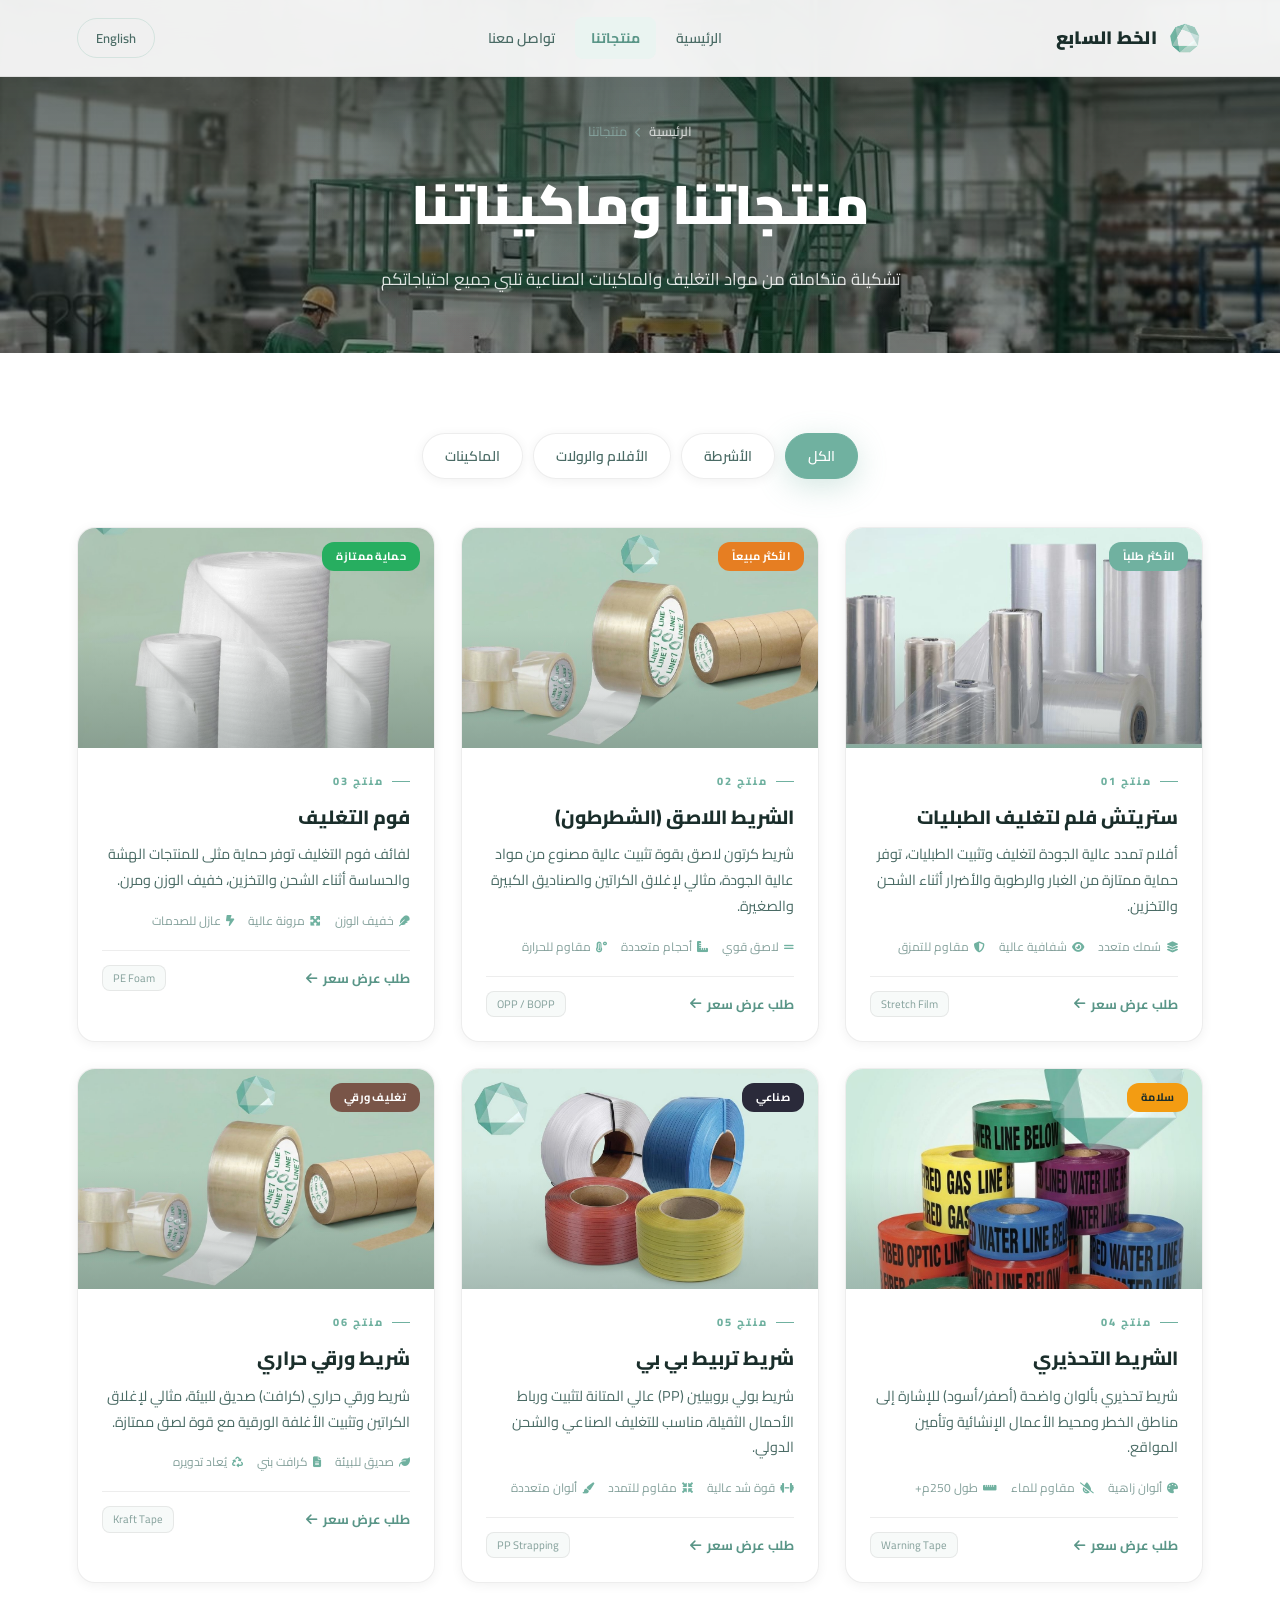
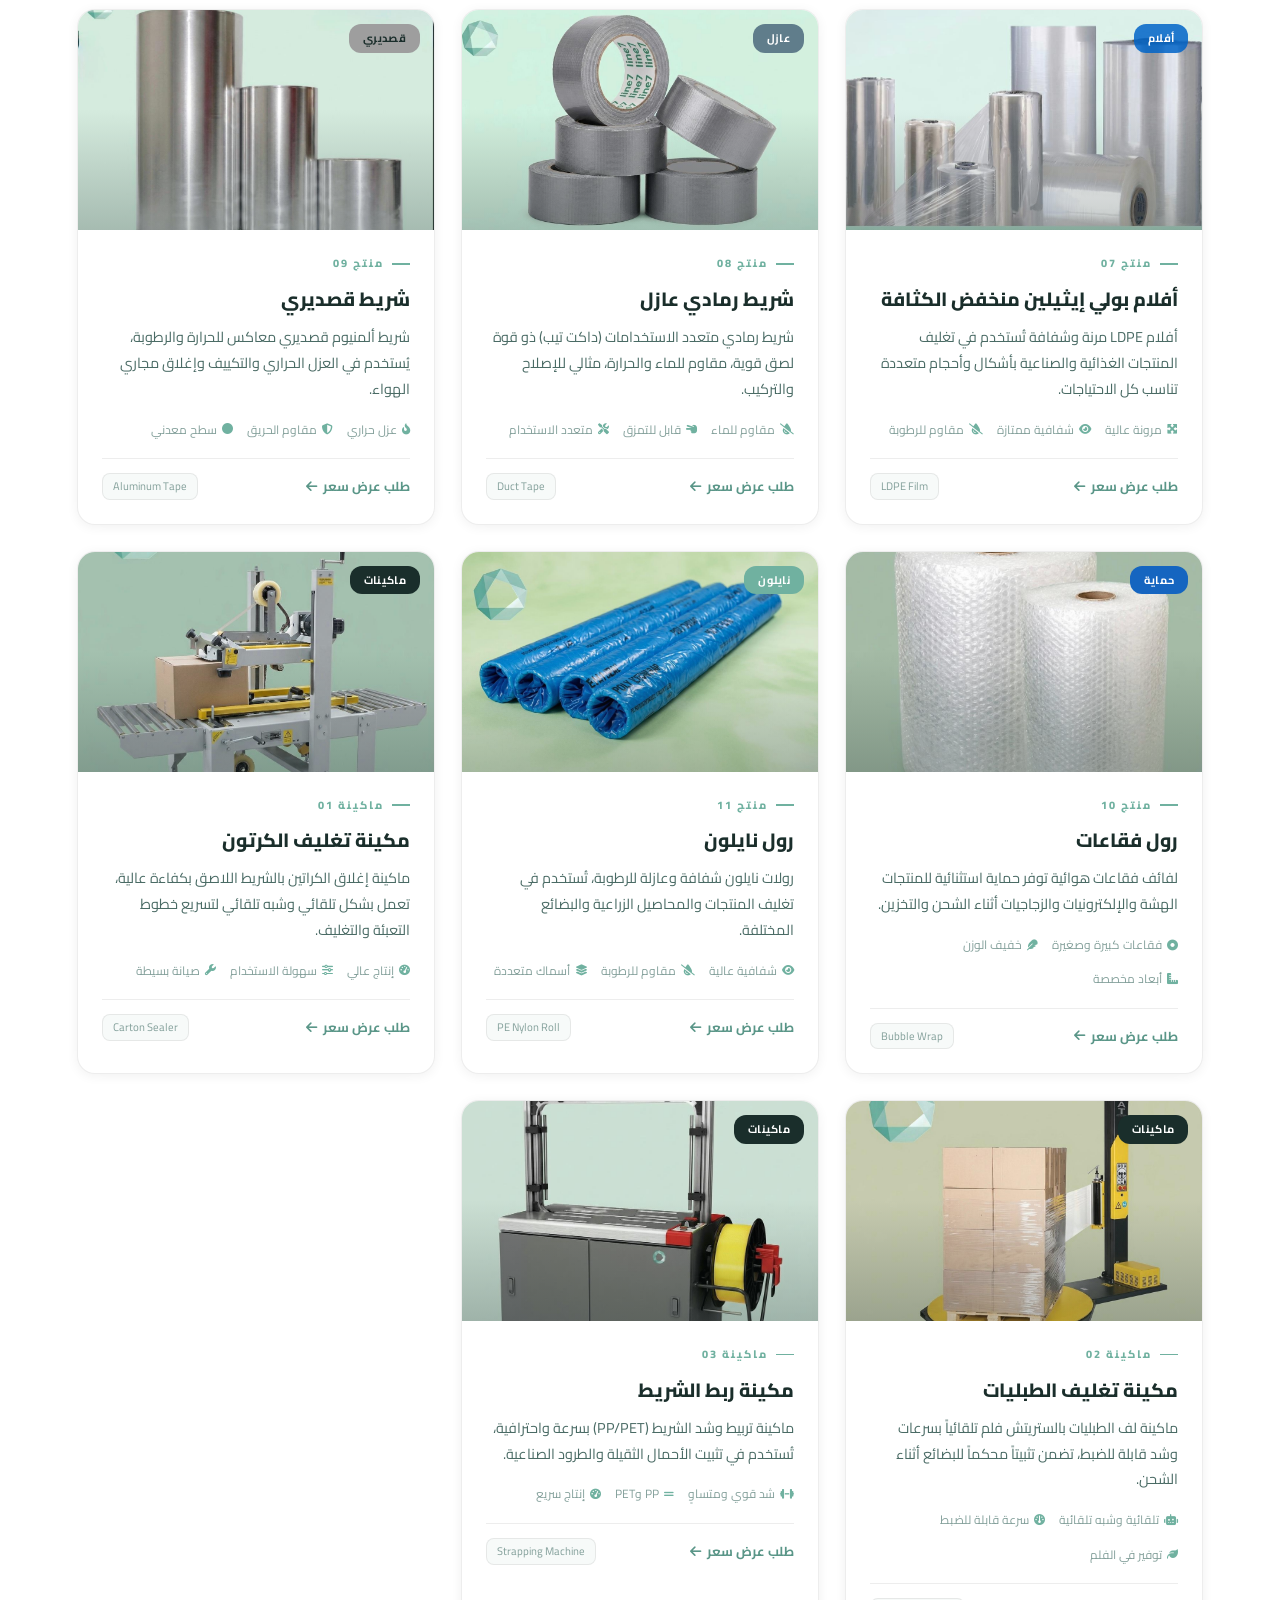
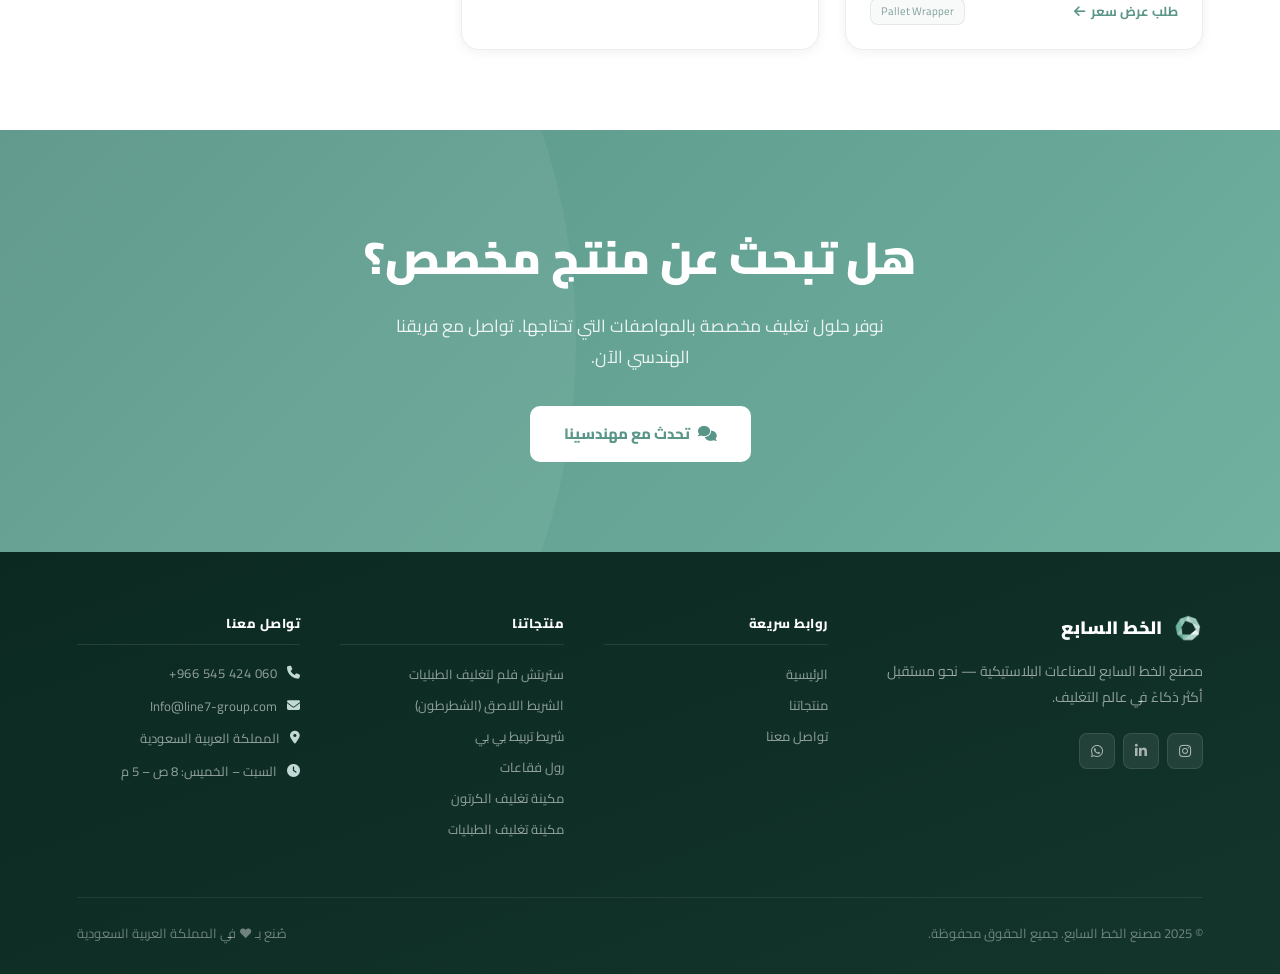
<file: products.html>
<!DOCTYPE html>
<html lang="ar" dir="rtl" id="htmlRoot">
<head>
  <meta charset="UTF-8">
  <script>(function(){var l=localStorage.getItem('line7_lang')||'ar';var r=document.documentElement;r.lang=l;r.dir=l==='ar'?'rtl':'ltr';}());</script>
  <meta name="viewport" content="width=device-width, initial-scale=1.0">
  <meta name="description" content="منتجات وماكينات مصنع الخط السابع للتغليف">
  <title>منتجاتنا | مصنع الخط السابع</title>
  <link rel="preconnect" href="https://fonts.googleapis.com">
  <link rel="preconnect" href="https://fonts.gstatic.com" crossorigin>
  <link rel="stylesheet" href="https://cdnjs.cloudflare.com/ajax/libs/font-awesome/6.4.0/css/all.min.css">
  <link href="https://unpkg.com/aos@2.3.1/dist/aos.css" rel="stylesheet">
  <link rel="stylesheet" href="style.css">
  <link rel="icon" type="image/png" href="logo.png">
</head>
<body>

  <!-- HEADER -->
  <header class="main-header" id="mainHeader">
    <a href="index.html" class="logo">
      <img src="logo.png" class="logo-img" alt="Line 7 Factory Logo">
      <span class="logo-text" data-i18n="logo.text">الخط السابع</span>
    </a>
    <nav id="mainNav">
      <ul>
        <li><a href="index.html" data-i18n="nav.home">الرئيسية</a></li>
        <li><a href="products.html" class="active" data-i18n="nav.products">منتجاتنا</a></li>
        <li><a href="contact.html" data-i18n="nav.contact">تواصل معنا</a></li>
      </ul>
    </nav>
    <div class="header-actions">
      <button class="lang-btn" id="langToggle" onclick="toggleLang()">English</button>
      <div class="menu-toggle" id="menuToggle" onclick="toggleMenu()">
        <span></span><span></span><span></span>
      </div>
    </div>
  </header>

  <!-- PAGE HERO -->
  <section class="page-hero page-hero--products" data-aos="fade-up">
    <div>
      <div class="breadcrumb">
        <a href="index.html" data-i18n="nav.home">الرئيسية</a>
        <span><i class="fas fa-chevron-left" style="font-size:10px"></i></span>
        <span data-i18n="nav.products">منتجاتنا</span>
      </div>
      <h1 data-i18n="products.page_title">منتجاتنا <span style="color:var(--primary)">وماكيناتنا</span></h1>
      <p data-i18n="products.page_sub">تشكيلة متكاملة من مواد التغليف والماكينات الصناعية تلبي جميع احتياجاتكم</p>
    </div>
  </section>

  <!-- PRODUCTS SECTION -->
  <section class="products-section">
    <div class="products-filter" data-aos="fade-up">
      <button class="filter-btn active" data-filter="all"     data-i18n="filter.all">الكل</button>
      <button class="filter-btn"        data-filter="tapes"   data-i18n="filter.tapes">الأشرطة</button>
      <button class="filter-btn"        data-filter="films"   data-i18n="filter.films">الأفلام والرولات</button>
      <button class="filter-btn"        data-filter="machines" data-i18n="filter.machines">الماكينات</button>
    </div>

    <div class="products-grid">

      <!-- 1: Stretch Film -->
      <div class="product-card" data-aos="fade-up" data-aos-delay="0" data-category="films">
        <div class="product-img">
          <img src="prod-stretch-film.jpg" alt="ستريتش فلم لتغليف الطبليات" loading="lazy">
          <div class="product-img-overlay"></div>
          <span class="product-badge" data-i18n="prod1.badge">الأكثر طلباً</span>
        </div>
        <div class="product-info">
          <div class="product-number" data-i18n="prod1.line">منتج 01</div>
          <h3 data-i18n="prod1.name">ستريتش فلم لتغليف الطبليات</h3>
          <p data-i18n="prod1.desc">أفلام تمدد عالية الجودة لتغليف وتثبيت الطبليات، توفر حماية ممتازة من الغبار والرطوبة.</p>
          <div class="product-specs">
            <div class="spec-item"><i class="fas fa-layer-group"></i> <span data-i18n="prod1.spec1">سُمك متعدد</span></div>
            <div class="spec-item"><i class="fas fa-eye"></i> <span data-i18n="prod1.spec2">شفافية عالية</span></div>
            <div class="spec-item"><i class="fas fa-shield-halved"></i> <span data-i18n="prod1.spec3">مقاوم للتمزق</span></div>
          </div>
          <div class="product-footer">
            <a href="contact.html" class="product-action">
              <span data-i18n="prod.action">طلب عرض سعر</span>
              <i class="fas fa-arrow-left"></i>
            </a>
            <span class="product-tag">Stretch Film</span>
          </div>
        </div>
      </div>

      <!-- 2: Adhesive Tape -->
      <div class="product-card" data-aos="fade-up" data-aos-delay="60" data-category="tapes">
        <div class="product-img">
          <img src="prod-opp-tape.jpg" alt="الشريط اللاصق" loading="lazy">
          <div class="product-img-overlay"></div>
          <span class="product-badge" style="background:#e67e22;" data-i18n="prod2.badge">الأكثر مبيعاً</span>
        </div>
        <div class="product-info">
          <div class="product-number" data-i18n="prod2.line">منتج 02</div>
          <h3 data-i18n="prod2.name">الشريط اللاصق (الشطرطون)</h3>
          <p data-i18n="prod2.desc">شريط كرتون لاصق بقوة تثبيت عالية مصنوع من مواد عالية الجودة، مثالي لإغلاق الكراتين.</p>
          <div class="product-specs">
            <div class="spec-item"><i class="fas fa-grip-lines"></i> <span data-i18n="prod2.spec1">لاصق قوي</span></div>
            <div class="spec-item"><i class="fas fa-ruler-combined"></i> <span data-i18n="prod2.spec2">أحجام متعددة</span></div>
            <div class="spec-item"><i class="fas fa-temperature-high"></i> <span data-i18n="prod2.spec3">مقاوم للحرارة</span></div>
          </div>
          <div class="product-footer">
            <a href="contact.html" class="product-action">
              <span data-i18n="prod.action">طلب عرض سعر</span>
              <i class="fas fa-arrow-left"></i>
            </a>
            <span class="product-tag">OPP / BOPP</span>
          </div>
        </div>
      </div>

      <!-- 3: Packaging Foam -->
      <div class="product-card" data-aos="fade-up" data-aos-delay="120" data-category="films">
        <div class="product-img">
          <img src="prod-foam.jpg" alt="فوم التغليف" loading="lazy">
          <div class="product-img-overlay"></div>
          <span class="product-badge" style="background:#27ae60;" data-i18n="prod3.badge">حماية ممتازة</span>
        </div>
        <div class="product-info">
          <div class="product-number" data-i18n="prod3.line">منتج 03</div>
          <h3 data-i18n="prod3.name">فوم التغليف</h3>
          <p data-i18n="prod3.desc">لفائف فوم التغليف توفر حماية مثلى للمنتجات الهشة أثناء الشحن والتخزين، خفيف الوزن ومرن.</p>
          <div class="product-specs">
            <div class="spec-item"><i class="fas fa-feather"></i> <span data-i18n="prod3.spec1">خفيف الوزن</span></div>
            <div class="spec-item"><i class="fas fa-expand-arrows-alt"></i> <span data-i18n="prod3.spec2">مرونة عالية</span></div>
            <div class="spec-item"><i class="fas fa-bolt-lightning"></i> <span data-i18n="prod3.spec3">عازل للصدمات</span></div>
          </div>
          <div class="product-footer">
            <a href="contact.html" class="product-action">
              <span data-i18n="prod.action">طلب عرض سعر</span>
              <i class="fas fa-arrow-left"></i>
            </a>
            <span class="product-tag">PE Foam</span>
          </div>
        </div>
      </div>

      <!-- 4: Warning Tape -->
      <div class="product-card" data-aos="fade-up" data-aos-delay="180" data-category="tapes">
        <div class="product-img">
          <img src="prod-warning-tape.jpg" alt="الشريط التحذيري" loading="lazy">
          <div class="product-img-overlay"></div>
          <span class="product-badge" style="background:#f39c12;color:#1a2e2b;" data-i18n="prod4.badge">سلامة</span>
        </div>
        <div class="product-info">
          <div class="product-number" data-i18n="prod4.line">منتج 04</div>
          <h3 data-i18n="prod4.name">الشريط التحذيري</h3>
          <p data-i18n="prod4.desc">شريط تحذيري بألوان واضحة للإشارة إلى مناطق الخطر ومحيط الأعمال الإنشائية وتأمين المواقع.</p>
          <div class="product-specs">
            <div class="spec-item"><i class="fas fa-palette"></i> <span data-i18n="prod4.spec1">ألوان زاهية</span></div>
            <div class="spec-item"><i class="fas fa-tint-slash"></i> <span data-i18n="prod4.spec2">مقاوم للماء</span></div>
            <div class="spec-item"><i class="fas fa-ruler-horizontal"></i> <span data-i18n="prod4.spec3">طول 250م+</span></div>
          </div>
          <div class="product-footer">
            <a href="contact.html" class="product-action">
              <span data-i18n="prod.action">طلب عرض سعر</span>
              <i class="fas fa-arrow-left"></i>
            </a>
            <span class="product-tag">Warning Tape</span>
          </div>
        </div>
      </div>

      <!-- 5: PP Strapping -->
      <div class="product-card" data-aos="fade-up" data-aos-delay="240" data-category="tapes">
        <div class="product-img">
          <img src="prod-pp-strapping.jpg" alt="شريط تربيط بي بي" loading="lazy">
          <div class="product-img-overlay"></div>
          <span class="product-badge" style="background:#2a2a3a;" data-i18n="prod5.badge">صناعي</span>
        </div>
        <div class="product-info">
          <div class="product-number" data-i18n="prod5.line">منتج 05</div>
          <h3 data-i18n="prod5.name">شريط تربيط بي بي</h3>
          <p data-i18n="prod5.desc">شريط بولي بروبيلين عالي المتانة لتثبيت ورباط الأحمال الثقيلة، مناسب للتغليف الصناعي والشحن.</p>
          <div class="product-specs">
            <div class="spec-item"><i class="fas fa-dumbbell"></i> <span data-i18n="prod5.spec1">قوة شد عالية</span></div>
            <div class="spec-item"><i class="fas fa-compress-arrows-alt"></i> <span data-i18n="prod5.spec2">مقاوم للتمدد</span></div>
            <div class="spec-item"><i class="fas fa-paint-brush"></i> <span data-i18n="prod5.spec3">ألوان متعددة</span></div>
          </div>
          <div class="product-footer">
            <a href="contact.html" class="product-action">
              <span data-i18n="prod.action">طلب عرض سعر</span>
              <i class="fas fa-arrow-left"></i>
            </a>
            <span class="product-tag">PP Strapping</span>
          </div>
        </div>
      </div>

      <!-- 6: Thermal Paper Tape -->
      <div class="product-card" data-aos="fade-up" data-aos-delay="300" data-category="tapes">
        <div class="product-img">
          <img src="prod-opp-tape.jpg" alt="شريط ورقي حراري" loading="lazy">
          <div class="product-img-overlay"></div>
          <span class="product-badge" style="background:#795548;" data-i18n="prod6.badge">تغليف ورقي</span>
        </div>
        <div class="product-info">
          <div class="product-number" data-i18n="prod6.line">منتج 06</div>
          <h3 data-i18n="prod6.name">شريط ورقي حراري</h3>
          <p data-i18n="prod6.desc">شريط ورقي حراري (كرافت) صديق للبيئة، مثالي لإغلاق الكراتين وتثبيت الأغلفة الورقية.</p>
          <div class="product-specs">
            <div class="spec-item"><i class="fas fa-leaf"></i> <span data-i18n="prod6.spec1">صديق للبيئة</span></div>
            <div class="spec-item"><i class="fas fa-file-alt"></i> <span data-i18n="prod6.spec2">كرافت بني</span></div>
            <div class="spec-item"><i class="fas fa-recycle"></i> <span data-i18n="prod6.spec3">يُعاد تدويره</span></div>
          </div>
          <div class="product-footer">
            <a href="contact.html" class="product-action">
              <span data-i18n="prod.action">طلب عرض سعر</span>
              <i class="fas fa-arrow-left"></i>
            </a>
            <span class="product-tag">Kraft Tape</span>
          </div>
        </div>
      </div>

      <!-- 7: LDPE Films -->
      <div class="product-card" data-aos="fade-up" data-aos-delay="0" data-category="films">
        <div class="product-img">
          <img src="prod-stretch-film.jpg" alt="أفلام بولي إيثيلين" loading="lazy">
          <div class="product-img-overlay"></div>
          <span class="product-badge" style="background:rgba(0,100,200,0.85);" data-i18n="prod7.badge">أفلام</span>
        </div>
        <div class="product-info">
          <div class="product-number" data-i18n="prod7.line">منتج 07</div>
          <h3 data-i18n="prod7.name">أفلام بولي إيثيلين منخفض الكثافة</h3>
          <p data-i18n="prod7.desc">أفلام LDPE مرنة وشفافة تُستخدم في تغليف المنتجات الغذائية والصناعية بأشكال متعددة.</p>
          <div class="product-specs">
            <div class="spec-item"><i class="fas fa-expand-arrows-alt"></i> <span data-i18n="prod7.spec1">مرونة عالية</span></div>
            <div class="spec-item"><i class="fas fa-eye"></i> <span data-i18n="prod7.spec2">شفافية ممتازة</span></div>
            <div class="spec-item"><i class="fas fa-tint-slash"></i> <span data-i18n="prod7.spec3">مقاوم للرطوبة</span></div>
          </div>
          <div class="product-footer">
            <a href="contact.html" class="product-action">
              <span data-i18n="prod.action">طلب عرض سعر</span>
              <i class="fas fa-arrow-left"></i>
            </a>
            <span class="product-tag">LDPE Film</span>
          </div>
        </div>
      </div>

      <!-- 8: Gray Insulating Tape -->
      <div class="product-card" data-aos="fade-up" data-aos-delay="60" data-category="tapes">
        <div class="product-img">
          <img src="prod-duct-tape.jpg" alt="شريط رمادي عازل" loading="lazy">
          <div class="product-img-overlay"></div>
          <span class="product-badge" style="background:#607d8b;" data-i18n="prod8.badge">عازل</span>
        </div>
        <div class="product-info">
          <div class="product-number" data-i18n="prod8.line">منتج 08</div>
          <h3 data-i18n="prod8.name">شريط رمادي عازل</h3>
          <p data-i18n="prod8.desc">شريط رمادي متعدد الاستخدامات (داكت تيب) ذو قوة لصق قوية، مقاوم للماء والحرارة.</p>
          <div class="product-specs">
            <div class="spec-item"><i class="fas fa-tint-slash"></i> <span data-i18n="prod8.spec1">مقاوم للماء</span></div>
            <div class="spec-item"><i class="fas fa-hand-scissors"></i> <span data-i18n="prod8.spec2">قابل للتمزق</span></div>
            <div class="spec-item"><i class="fas fa-tools"></i> <span data-i18n="prod8.spec3">متعدد الاستخدام</span></div>
          </div>
          <div class="product-footer">
            <a href="contact.html" class="product-action">
              <span data-i18n="prod.action">طلب عرض سعر</span>
              <i class="fas fa-arrow-left"></i>
            </a>
            <span class="product-tag">Duct Tape</span>
          </div>
        </div>
      </div>

      <!-- 9: Aluminum Foil Tape -->
      <div class="product-card" data-aos="fade-up" data-aos-delay="120" data-category="tapes">
        <div class="product-img">
          <img src="prod-metallic-film.jpg" alt="شريط قصديري" loading="lazy">
          <div class="product-img-overlay"></div>
          <span class="product-badge" style="background:#9e9e9e; color:#1a2e2b;" data-i18n="prod9.badge">قصديري</span>
        </div>
        <div class="product-info">
          <div class="product-number" data-i18n="prod9.line">منتج 09</div>
          <h3 data-i18n="prod9.name">شريط قصديري</h3>
          <p data-i18n="prod9.desc">شريط ألمنيوم قصديري معاكس للحرارة والرطوبة، يُستخدم في العزل الحراري والتكييف.</p>
          <div class="product-specs">
            <div class="spec-item"><i class="fas fa-fire-flame-curved"></i> <span data-i18n="prod9.spec1">عزل حراري</span></div>
            <div class="spec-item"><i class="fas fa-shield-halved"></i> <span data-i18n="prod9.spec2">مقاوم الحريق</span></div>
            <div class="spec-item"><i class="fas fa-circle"></i> <span data-i18n="prod9.spec3">سطح معدني</span></div>
          </div>
          <div class="product-footer">
            <a href="contact.html" class="product-action">
              <span data-i18n="prod.action">طلب عرض سعر</span>
              <i class="fas fa-arrow-left"></i>
            </a>
            <span class="product-tag">Aluminum Tape</span>
          </div>
        </div>
      </div>

      <!-- 10: Bubble Wrap -->
      <div class="product-card" data-aos="fade-up" data-aos-delay="180" data-category="films">
        <div class="product-img">
          <img src="prod-bubble-wrap.jpg" alt="رول فقاعات" loading="lazy">
          <div class="product-img-overlay"></div>
          <span class="product-badge" style="background:#1565c0;" data-i18n="prod10.badge">حماية</span>
        </div>
        <div class="product-info">
          <div class="product-number" data-i18n="prod10.line">منتج 10</div>
          <h3 data-i18n="prod10.name">رول فقاعات</h3>
          <p data-i18n="prod10.desc">لفائف فقاعات هوائية توفر حماية استثنائية للمنتجات الهشة والإلكترونيات أثناء الشحن.</p>
          <div class="product-specs">
            <div class="spec-item"><i class="fas fa-circle-dot"></i> <span data-i18n="prod10.spec1">فقاعات كبيرة وصغيرة</span></div>
            <div class="spec-item"><i class="fas fa-feather"></i> <span data-i18n="prod10.spec2">خفيف الوزن</span></div>
            <div class="spec-item"><i class="fas fa-ruler-combined"></i> <span data-i18n="prod10.spec3">أبعاد مخصصة</span></div>
          </div>
          <div class="product-footer">
            <a href="contact.html" class="product-action">
              <span data-i18n="prod.action">طلب عرض سعر</span>
              <i class="fas fa-arrow-left"></i>
            </a>
            <span class="product-tag">Bubble Wrap</span>
          </div>
        </div>
      </div>

      <!-- 11: Nylon Roll -->
      <div class="product-card" data-aos="fade-up" data-aos-delay="240" data-category="films">
        <div class="product-img">
          <img src="prod-nylon-rolls.jpg" alt="رول نايلون" loading="lazy">
          <div class="product-img-overlay"></div>
          <span class="product-badge" data-i18n="prod11.badge">نايلون</span>
        </div>
        <div class="product-info">
          <div class="product-number" data-i18n="prod11.line">منتج 11</div>
          <h3 data-i18n="prod11.name">رول نايلون</h3>
          <p data-i18n="prod11.desc">رولات نايلون شفافة وعازلة للرطوبة، تُستخدم في تغليف المنتجات والبضائع المختلفة.</p>
          <div class="product-specs">
            <div class="spec-item"><i class="fas fa-eye"></i> <span data-i18n="prod11.spec1">شفافية عالية</span></div>
            <div class="spec-item"><i class="fas fa-tint-slash"></i> <span data-i18n="prod11.spec2">مقاوم للرطوبة</span></div>
            <div class="spec-item"><i class="fas fa-layer-group"></i> <span data-i18n="prod11.spec3">أسماك متعددة</span></div>
          </div>
          <div class="product-footer">
            <a href="contact.html" class="product-action">
              <span data-i18n="prod.action">طلب عرض سعر</span>
              <i class="fas fa-arrow-left"></i>
            </a>
            <span class="product-tag">PE Nylon Roll</span>
          </div>
        </div>
      </div>

      <!-- 12: Carton Sealing Machine -->
      <div class="product-card" data-aos="fade-up" data-aos-delay="0" data-category="machines">
        <div class="product-img">
          <img src="prod-carton-sealer.jpg" alt="مكينة تغليف الكرتون" loading="lazy">
          <div class="product-img-overlay"></div>
          <span class="product-badge" style="background:#1a2e2b;" data-i18n="prod12.badge">ماكينات</span>
        </div>
        <div class="product-info">
          <div class="product-number" data-i18n="prod12.line">ماكينة 01</div>
          <h3 data-i18n="prod12.name">مكينة تغليف الكرتون</h3>
          <p data-i18n="prod12.desc">ماكينة إغلاق الكراتين بالشريط اللاصق بكفاءة عالية، تعمل بشكل تلقائي وشبه تلقائي.</p>
          <div class="product-specs">
            <div class="spec-item"><i class="fas fa-gauge-high"></i> <span data-i18n="prod12.spec1">إنتاج عالي</span></div>
            <div class="spec-item"><i class="fas fa-sliders"></i> <span data-i18n="prod12.spec2">سهولة الاستخدام</span></div>
            <div class="spec-item"><i class="fas fa-wrench"></i> <span data-i18n="prod12.spec3">صيانة بسيطة</span></div>
          </div>
          <div class="product-footer">
            <a href="contact.html" class="product-action">
              <span data-i18n="prod.action">طلب عرض سعر</span>
              <i class="fas fa-arrow-left"></i>
            </a>
            <span class="product-tag">Carton Sealer</span>
          </div>
        </div>
      </div>

      <!-- 13: Pallet Wrapping Machine -->
      <div class="product-card" data-aos="fade-up" data-aos-delay="100" data-category="machines">
        <div class="product-img">
          <img src="prod-pallet-wrapper.jpg" alt="مكينة تغليف الطبليات" loading="lazy">
          <div class="product-img-overlay"></div>
          <span class="product-badge" style="background:#1a2e2b;" data-i18n="prod13.badge">ماكينات</span>
        </div>
        <div class="product-info">
          <div class="product-number" data-i18n="prod13.line">ماكينة 02</div>
          <h3 data-i18n="prod13.name">مكينة تغليف الطبليات</h3>
          <p data-i18n="prod13.desc">ماكينة لف الطبليات بالستريتش فلم تلقائياً بسرعات وشد قابلة للضبط، تضمن تثبيتاً محكماً للبضائع.</p>
          <div class="product-specs">
            <div class="spec-item"><i class="fas fa-robot"></i> <span data-i18n="prod13.spec1">تلقائية وشبه تلقائية</span></div>
            <div class="spec-item"><i class="fas fa-gauge"></i> <span data-i18n="prod13.spec2">سرعة قابلة للضبط</span></div>
            <div class="spec-item"><i class="fas fa-leaf"></i> <span data-i18n="prod13.spec3">توفير في الفلم</span></div>
          </div>
          <div class="product-footer">
            <a href="contact.html" class="product-action">
              <span data-i18n="prod.action">طلب عرض سعر</span>
              <i class="fas fa-arrow-left"></i>
            </a>
            <span class="product-tag">Pallet Wrapper</span>
          </div>
        </div>
      </div>

      <!-- 14: Strapping Machine -->
      <div class="product-card" data-aos="fade-up" data-aos-delay="200" data-category="machines">
        <div class="product-img">
          <img src="prod-strapping-machine.jpg" alt="مكينة ربط الشريط" loading="lazy">
          <div class="product-img-overlay"></div>
          <span class="product-badge" style="background:#1a2e2b;" data-i18n="prod14.badge">ماكينات</span>
        </div>
        <div class="product-info">
          <div class="product-number" data-i18n="prod14.line">ماكينة 03</div>
          <h3 data-i18n="prod14.name">مكينة ربط الشريط</h3>
          <p data-i18n="prod14.desc">ماكينة تربيط وشد الشريط (PP/PET) بسرعة واحترافية، تُستخدم في تثبيت الأحمال الثقيلة والطرود الصناعية.</p>
          <div class="product-specs">
            <div class="spec-item"><i class="fas fa-dumbbell"></i> <span data-i18n="prod14.spec1">شد قوي ومتساوٍ</span></div>
            <div class="spec-item"><i class="fas fa-grip-lines"></i> <span data-i18n="prod14.spec2">PP وPET</span></div>
            <div class="spec-item"><i class="fas fa-gauge-high"></i> <span data-i18n="prod14.spec3">إنتاج سريع</span></div>
          </div>
          <div class="product-footer">
            <a href="contact.html" class="product-action">
              <span data-i18n="prod.action">طلب عرض سعر</span>
              <i class="fas fa-arrow-left"></i>
            </a>
            <span class="product-tag">Strapping Machine</span>
          </div>
        </div>
      </div>

    </div>
  </section>

  <!-- CTA -->
  <section class="cta-v2" data-aos="fade-up">
    <h2 data-i18n="products.cta_title">هل تبحث عن منتج مخصص؟</h2>
    <p data-i18n="products.cta_sub">نوفر حلول تغليف مخصصة بالمواصفات التي تحتاجها. تواصل مع فريقنا الهندسي الآن.</p>
    <a href="contact.html" class="btn-white">
      <i class="fas fa-comments"></i>
      <span data-i18n="products.cta_btn">تحدث مع مهندسينا</span>
    </a>
  </section>

  <!-- FOOTER -->
  <footer>
    <div class="footer-grid">
      <div class="footer-brand">
        <a href="index.html" class="logo" style="margin-bottom:14px;">
          <img src="logo.png" style="height:32px;width:auto;" alt="Logo">
          <span class="logo-text" style="color:#ffffff;">الخط السابع</span>
        </a>
        <p data-i18n="footer.desc">مصنع الخط السابع للصناعات البلاستيكية — نحو مستقبل أكثر ذكاءً في عالم التغليف.</p>
        <div class="footer-social">
          <a href="https://instagram.com" class="footer-social-link" target="_blank" rel="noopener"><i class="fab fa-instagram"></i></a>
          <a href="https://linkedin.com"  class="footer-social-link" target="_blank" rel="noopener"><i class="fab fa-linkedin-in"></i></a>
          <a href="https://wa.me/966545424060" class="footer-social-link" target="_blank" rel="noopener"><i class="fab fa-whatsapp"></i></a>
        </div>
      </div>
      <div class="footer-col">
        <h4 data-i18n="footer.quick_links">روابط سريعة</h4>
        <ul class="footer-links">
          <li><a href="index.html"   data-i18n="nav.home">الرئيسية</a></li>
          <li><a href="products.html" data-i18n="nav.products">منتجاتنا</a></li>
          <li><a href="contact.html" data-i18n="nav.contact">تواصل معنا</a></li>
        </ul>
      </div>
      <div class="footer-col">
        <h4 data-i18n="footer.our_products">منتجاتنا</h4>
        <ul class="footer-links">
          <li><a href="products.html" data-i18n="prod1.name">ستريتش فلم</a></li>
          <li><a href="products.html" data-i18n="prod2.name">الشريط اللاصق</a></li>
          <li><a href="products.html" data-i18n="prod5.name">شريط تربيط بي بي</a></li>
          <li><a href="products.html" data-i18n="prod10.name">رول فقاعات</a></li>
          <li><a href="products.html" data-i18n="prod12.name">مكينة تغليف الكرتون</a></li>
          <li><a href="products.html" data-i18n="prod13.name">مكينة الطبليات</a></li>
        </ul>
      </div>
      <div class="footer-col">
        <h4 data-i18n="footer.contact_us">تواصل معنا</h4>
        <div class="footer-contact-item">
          <i class="fas fa-phone"></i>
          <span class="phone-ltr" dir="ltr">+966 545 424 060</span>
        </div>
        <div class="footer-contact-item">
          <i class="fas fa-envelope"></i>
          <span dir="ltr" style="unicode-bidi:embed;">Info@line7-group.com</span>
        </div>
        <div class="footer-contact-item">
          <i class="fas fa-location-dot"></i>
          <span data-i18n="footer.location">المملكة العربية السعودية</span>
        </div>
        <div class="footer-contact-item">
          <i class="fas fa-clock"></i>
          <span data-i18n="footer.hours">السبت – الخميس: 8 ص – 5 م</span>
        </div>
      </div>
    </div>
    <div class="footer-bottom">
      <p data-i18n="footer.copyright">© 2025 مصنع الخط السابع. جميع الحقوق محفوظة.</p>
      <p data-i18n="footer.made_with">صُنع بـ ♥ في المملكة العربية السعودية</p>
    </div>
  </footer>

  <button class="scroll-top" id="scrollTop" onclick="window.scrollTo({top:0,behavior:'smooth'})" aria-label="Back to top">
    <i class="fas fa-chevron-up"></i>
  </button>

  <script src="https://unpkg.com/aos@2.3.1/dist/aos.js"></script>
  <script src="script.js"></script>
</body>
</html>
</file>
<file: style.css>
/* ========================================================
   LINE 7 FACTORY — PREMIUM STYLESHEET
   Brand: #70b1a0 · #98c2b7 · #c1d8d4 · #ffffff
   ======================================================== */

@import url('https://fonts.googleapis.com/css2?family=Cairo:wght@300;400;500;600;700;900&family=Playfair+Display:wght@700;900&family=Inter:wght@300;400;500;600;700&display=swap');

/* ── DESIGN TOKENS ─────────────────────────────────────── */
:root {
  /* Brand */
  --primary:        #70b1a0;
  --primary-dark:   #5a9688;
  --primary-light:  #98c2b7;
  --accent:         #c1d8d4;
  --accent-soft:    #eaf4f1;

  /* Backgrounds */
  --bg:             #ffffff;
  --bg-secondary:   #f7faf9;
  --bg-section:     #f7faf9;
  --card-bg:        #ffffff;

  /* Text */
  --text:           #1a2e2b;
  --text-secondary: #4a6b65;
  --text-muted:     #84a09b;

  /* Borders & Shadows */
  --border:         rgba(112,177,160,0.22);
  --border-light:   rgba(0,0,0,0.07);
  --shadow-sm:      0 2px 12px rgba(0,0,0,0.06);
  --shadow-md:      0 6px 28px rgba(0,0,0,0.10);
  --shadow-lg:      0 12px 50px rgba(0,0,0,0.12);
  --shadow-primary: 0 8px 30px rgba(112,177,160,0.30);

  /* Legacy aliases */
  --black:          #1a2e2b;
  --dark-bg:        #f7faf9;
  --dark-grey:      #eaf4f1;
  --electric-blue:  var(--primary);
  --blue-glow:      var(--primary-dark);
  --blue-light:     var(--primary-light);
  --silver:         var(--text-muted);
  --silver-light:   var(--text-secondary);
  --white:          #ffffff;
  --border-silver:  var(--border-light);
  --glow:           var(--shadow-primary);
  --glow-soft:      0 4px 18px rgba(112,177,160,0.18);

  --transition:     all 0.32s cubic-bezier(0.4,0,0.2,1);
}

/* ── RESET ──────────────────────────────────────────────── */
*, *::before, *::after { margin:0; padding:0; box-sizing:border-box; }
html { scroll-behavior:smooth; }

body {
  background: var(--bg);
  color: var(--text);
  font-family: 'Cairo', 'Inter', sans-serif;
  line-height: 1.7;
  overflow-x: hidden;
  direction: rtl;
}

html[dir="ltr"] body { direction: ltr; }

/* ── SCROLLBAR ──────────────────────────────────────────── */
::-webkit-scrollbar { width:5px; }
::-webkit-scrollbar-track { background: var(--bg-secondary); }
::-webkit-scrollbar-thumb { background: var(--primary); border-radius:3px; }

/* ── SELECTION ──────────────────────────────────────────── */
::selection { background: var(--primary); color:#fff; }

/* ── CONTAINER ──────────────────────────────────────────── */
.container { max-width:1200px; margin:0 auto; padding:0 5%; }

/* =========================================================
   HEADER / NAV — DEFAULT (light)
   ========================================================= */
.main-header {
  display: flex;
  justify-content: space-between;
  align-items: center;
  padding: 18px 6%;
  background: rgba(255,255,255,0.92);
  backdrop-filter: blur(20px);
  -webkit-backdrop-filter: blur(20px);
  position: fixed;
  width: 100%;
  top: 0;
  z-index: 1000;
  border-bottom: 1px solid var(--border-light);
  transition: var(--transition);
}

.main-header.scrolled {
  padding: 12px 6%;
  box-shadow: var(--shadow-sm);
}

/* ── DARK HEADER MODIFIER (for WOO D hero) ── */
.main-header--dark {
  background: transparent;
  border-bottom-color: rgba(255,255,255,0.08);
}

.main-header--dark .logo {
  color: #ffffff;
}

.main-header--dark nav a {
  color: rgba(255,255,255,0.80);
}

.main-header--dark nav a:hover,
.main-header--dark nav a.active {
  color: #ffffff;
  background: rgba(255,255,255,0.10);
}

.main-header--dark .lang-btn {
  color: rgba(255,255,255,0.85);
  border-color: rgba(255,255,255,0.30);
}

.main-header--dark .lang-btn:hover,
.main-header--dark .lang-btn.ltr-active {
  border-color: var(--primary-light);
  color: #ffffff;
  background: rgba(112,177,160,0.20);
}

.main-header--dark .menu-toggle span {
  background: #ffffff;
}

/* When dark header scrolls — switch to white bg */
.main-header--dark.scrolled {
  background: rgba(255,255,255,0.96);
  border-bottom-color: var(--border-light);
}

.main-header--dark.scrolled .logo { color: var(--text); }
.main-header--dark.scrolled nav a { color: var(--text-secondary); }
.main-header--dark.scrolled nav a:hover,
.main-header--dark.scrolled nav a.active { color: var(--primary-dark); background: var(--accent-soft); }
.main-header--dark.scrolled .lang-btn { color: var(--text-secondary); border-color: var(--border); }
.main-header--dark.scrolled .lang-btn:hover { border-color: var(--primary); color: var(--primary-dark); background: var(--accent-soft); }
.main-header--dark.scrolled .menu-toggle span { background: var(--text); }

/* ── LOGO ── */
.logo {
  font-size: 22px;
  font-weight: 900;
  letter-spacing: 0.5px;
  text-transform: uppercase;
  color: var(--text);
  text-decoration: none;
  display: flex;
  align-items: center;
  gap: 10px;
}

/* ── REAL LOGO IMAGE ── */
.logo-img {
  height: 38px;
  width: auto;
  flex-shrink: 0;
  display: block;
}

/* ── LOGO TEXT (single black color, no split) ── */
.logo-text {
  font-size: 18px;
  font-weight: 900;
  color: var(--text);        /* always dark (#1a2e2b) on light pages */
  letter-spacing: 0.3px;
  line-height: 1;
}

.main-header--dark .logo-text          { color: #ffffff; }
.main-header--dark.scrolled .logo-text { color: var(--text); }

/* Legacy — hide old logo elements if still in DOM */
.logo svg { flex-shrink:0; }
.logo-line { display: none; }

nav ul { display:flex; list-style:none; gap:4px; }

nav a {
  color: var(--text-secondary);
  text-decoration: none;
  font-size: 14px;
  font-weight: 600;
  padding: 8px 16px;
  border-radius: 8px;
  transition: var(--transition);
  position: relative;
}

nav a:hover, nav a.active {
  color: var(--primary-dark);
  background: var(--accent-soft);
}

nav a.active {
  color: var(--primary-dark);
  font-weight: 700;
}

.header-actions { display:flex; align-items:center; gap:10px; }

.lang-btn {
  background: transparent;
  border: 1.5px solid var(--border);
  color: var(--text-secondary);
  padding: 7px 18px;
  border-radius: 20px;
  cursor: pointer;
  font-size: 13px;
  font-family: 'Cairo', sans-serif;
  font-weight: 600;
  transition: var(--transition);
}

.lang-btn:hover, .lang-btn.ltr-active {
  border-color: var(--primary);
  color: var(--primary-dark);
  background: var(--accent-soft);
}

.menu-toggle {
  display: none;
  flex-direction: column;
  gap: 5px;
  cursor: pointer;
  padding: 5px;
}

.menu-toggle span {
  width: 22px;
  height: 2px;
  background: var(--text);
  border-radius: 2px;
  transition: var(--transition);
}

/* =========================================================
   WOO D HERO LAYOUT
   ========================================================= */
.hero-wood {
  display: grid;
  grid-template-columns: 1fr 360px;
  height: 100vh;
  width: 100%;
  overflow: hidden;
}

html[dir="rtl"] .hero-wood {
  grid-template-columns: 360px 1fr;
}

/* ── Main large panel ── */
.hero-wood-main {
  position: relative;
  overflow: hidden;
  background: #0d1a18;
  height: 100vh; /* explicit so img height:100% resolves correctly */
}

.hero-wood-main img {
  width: 100%;
  height: 100vh; /* use 100vh directly — reliable across all browsers */
  object-fit: cover;
  transition: transform 8s ease;
  transform: scale(1.04);
}

.hero-wood-main:hover img { transform: scale(1.0); }

.hero-wood-overlay {
  position: absolute;
  inset: 0;
  background: linear-gradient(
    to top,
    rgba(8,20,18,0.92) 0%,
    rgba(8,20,18,0.45) 55%,
    rgba(8,20,18,0.20) 100%
  );
}

/* ── Text over main panel ── */
.hero-wood-text {
  position: absolute;
  bottom: 56px;
  left: 60px;
  z-index: 2;
  max-width: 75%;
}

html[dir="rtl"] .hero-wood-text {
  left: auto;
  right: 60px;
  text-align: right;
}

.hero-wood-subtitle {
  font-size: 12px;
  font-weight: 700;
  color: var(--primary-light);
  letter-spacing: 3.5px;
  text-transform: uppercase;
  margin-bottom: 18px;
  display: flex;
  align-items: center;
  gap: 12px;
}

.hero-wood-subtitle::before {
  content: '';
  width: 28px;
  height: 1.5px;
  background: var(--primary);
  flex-shrink: 0;
}

html[dir="rtl"] .hero-wood-subtitle {
  flex-direction: row-reverse;
  justify-content: flex-start;
}

html[dir="rtl"] .hero-wood-subtitle::before { display: none; }

html[dir="rtl"] .hero-wood-subtitle::after {
  content: '';
  width: 28px;
  height: 1.5px;
  background: var(--primary);
  flex-shrink: 0;
}

.hero-wood-text h1 {
  font-size: clamp(34px, 4.2vw, 68px); /* smaller: all 3 lines always fit */
  font-weight: 900;
  color: #ffffff;
  line-height: 0.95;
  letter-spacing: -1.5px;
  font-family: 'Playfair Display', serif;
  text-transform: uppercase;
}

html[dir="rtl"] .hero-wood-text h1 {
  font-family: 'Cairo', sans-serif;
  letter-spacing: -0.5px;
  line-height: 1.08; /* Arabic needs slightly more line height */
  font-size: clamp(30px, 3.8vw, 62px);
}

/* ── Cards panel ── */
.hero-wood-cards {
  display: flex;
  flex-direction: column;
  background: #0a1714;
  height: 100vh;  /* explicit height so flex children fill correctly */
  overflow: hidden;
}

html[dir="rtl"] .hero-wood-cards { order: -1; }

.hero-wood-card {
  flex: 1;
  position: relative;
  overflow: hidden;
  text-decoration: none;
  cursor: pointer;
  border-bottom: 1px solid rgba(255,255,255,0.07);
}

.hero-wood-card:last-child { border-bottom: none; }

.hero-wood-card img {
  width: 100%;
  height: 100%;
  object-fit: cover;
  transition: transform 0.7s ease, opacity 0.3s;
  opacity: 0.60;
}

.hero-wood-card:hover img {
  transform: scale(1.08);
  opacity: 0.82;
}

.hero-wood-card-overlay {
  position: absolute;
  inset: 0;
  background: linear-gradient(
    160deg,
    rgba(5,15,13,0.25) 0%,
    rgba(5,15,13,0.72) 100%
  );
}

.hero-wood-card-content {
  position: absolute;
  inset: 0;
  display: flex;
  flex-direction: column;
  padding: 16px 20px 18px;
}

.hw-see-more {
  font-size: 9px;
  font-weight: 700;
  color: rgba(255,255,255,0.55);
  letter-spacing: 2.5px;
  text-transform: uppercase;
}

.hw-card-title {
  font-size: clamp(13px, 1.3vw, 17px); /* smaller — prevents overflow */
  font-weight: 900;
  color: #ffffff;
  text-transform: uppercase;
  line-height: 1.2;
  margin-top: 5px;
  font-family: 'Playfair Display', serif;
}

html[dir="rtl"] .hw-card-title { font-family: 'Cairo', sans-serif; }

.hw-card-bottom {
  display: flex;
  justify-content: space-between;
  align-items: center;
  margin-top: auto; /* push to bottom regardless of title height */
}

html[dir="rtl"] .hw-card-bottom { flex-direction: row-reverse; }

.hw-card-label {
  font-size: 10px;
  font-weight: 800;
  color: var(--primary-light);
  text-transform: uppercase;
  letter-spacing: 2px;
}

.hw-arrow {
  width: 34px;
  height: 34px;
  background: var(--primary);
  border: none;
  border-radius: 50%;
  color: #fff;
  font-size: 14px;
  display: flex;
  align-items: center;
  justify-content: center;
  transition: all 0.3s;
  flex-shrink: 0;
  cursor: pointer;
}

.hero-wood-card:hover .hw-arrow {
  background: #fff;
  color: var(--primary-dark);
  transform: scale(1.1);
}

/* ── WOO D Responsive ── */
@media (max-width:900px) {
  .hero-wood { grid-template-columns: 1fr 280px; }
  html[dir="rtl"] .hero-wood { grid-template-columns: 280px 1fr; }
  .hero-wood-text { left: 32px; bottom: 32px; }
  html[dir="rtl"] .hero-wood-text { right: 32px; left: auto; }
}

@media (max-width:680px) {
  .hero-wood {
    grid-template-columns: 1fr;
    grid-template-rows: 58vh 42vh;
    height: auto;
    min-height: 100svh;
  }
  html[dir="rtl"] .hero-wood { grid-template-columns: 1fr; }
  html[dir="rtl"] .hero-wood-cards { order: 0; }
  .hero-wood-cards { flex-direction: row; height: 42vh; }
  .hero-wood-card {
    border-bottom: none;
    border-right: 1px solid rgba(255,255,255,0.07);
  }
  html[dir="rtl"] .hero-wood-card {
    border-right: none;
    border-left: 1px solid rgba(255,255,255,0.07);
  }
  .hero-wood-card:last-child { border-right: none; border-left: none; }
  .hero-wood-text h1 {
    font-size: clamp(36px, 10vw, 56px);
    letter-spacing: -1px;
  }
}

/* =========================================================
   HERO V2 — Centered, Light, Clean (keep for fallback)
   ========================================================= */
.hero-v2 {
  min-height: 100vh;
  display: flex;
  align-items: center;
  justify-content: center;
  text-align: center;
  padding: 130px 5% 90px;
  position: relative;
  overflow: hidden;
  background: linear-gradient(160deg, #ffffff 0%, #f0f7f5 60%, #e4f0ed 100%);
}

.hero-v2-bg {
  position: absolute;
  inset: 0;
  background:
    radial-gradient(ellipse at 80% 10%, rgba(112,177,160,0.18) 0%, transparent 50%),
    radial-gradient(ellipse at 10% 90%, rgba(193,216,212,0.15) 0%, transparent 50%);
  pointer-events: none;
}

.hero-v2::before {
  content: '';
  position: absolute;
  top: -80px; right: -80px;
  width: 400px; height: 400px;
  border-radius: 50%;
  background: radial-gradient(circle, rgba(112,177,160,0.10) 0%, transparent 70%);
  pointer-events: none;
}

.hero-v2::after {
  content: '';
  position: absolute;
  bottom: -60px; left: -60px;
  width: 300px; height: 300px;
  border-radius: 50%;
  background: radial-gradient(circle, rgba(193,216,212,0.12) 0%, transparent 70%);
  pointer-events: none;
}

.hero-v2-content {
  position: relative;
  z-index: 1;
  max-width: 820px;
  margin: 0 auto;
}

.hero-tag {
  display: inline-flex;
  align-items: center;
  gap: 8px;
  background: var(--accent-soft);
  border: 1px solid var(--border);
  color: var(--primary-dark);
  padding: 7px 20px;
  border-radius: 30px;
  font-size: 13px;
  font-weight: 700;
  margin-bottom: 28px;
  letter-spacing: 0.3px;
}

.hero-tag::before {
  content: '';
  width: 7px;
  height: 7px;
  background: var(--primary);
  border-radius: 50%;
  animation: blink 1.6s ease-in-out infinite;
}

@keyframes blink { 0%,100%{opacity:1} 50%{opacity:0.3} }

.hero-v2-content h1 {
  font-size: clamp(2.6rem, 5.5vw, 4.2rem);
  font-weight: 900;
  line-height: 1.18;
  margin-bottom: 22px;
  letter-spacing: -1.5px;
  color: var(--text);
}

.highlight { color: var(--primary); }

.hero-v2-content p {
  font-size: 1.12rem;
  color: var(--text-secondary);
  margin: 0 auto 40px;
  line-height: 1.9;
  max-width: 620px;
}

.hero-v2-buttons {
  display: flex;
  gap: 14px;
  justify-content: center;
  flex-wrap: wrap;
}

/* Stats Strip */
.stats-strip {
  background: var(--bg-secondary);
  border-top: 1px solid var(--border-light);
  border-bottom: 1px solid var(--border-light);
  padding: 36px 6%;
}

.hero-stats {
  display: flex;
  gap: 40px;
  justify-content: center;
  flex-wrap: wrap;
}

.stat-item { text-align: center; }

.stat-number {
  display: block;
  font-size: 2.2rem;
  font-weight: 900;
  color: var(--primary-dark);
  line-height: 1;
}

.stat-label {
  font-size: 12px;
  color: var(--text-muted);
  margin-top: 5px;
  font-weight: 500;
}

/* =========================================================
   BUTTONS
   ========================================================= */
.btn-main {
  display: inline-flex;
  align-items: center;
  gap: 8px;
  padding: 13px 32px;
  background: var(--primary);
  color: #ffffff;
  text-decoration: none;
  border-radius: 10px;
  font-weight: 700;
  font-size: 15px;
  font-family: 'Cairo', sans-serif;
  transition: var(--transition);
  border: 2px solid var(--primary);
  cursor: pointer;
  position: relative;
  overflow: hidden;
}

.btn-main:hover {
  background: var(--primary-dark);
  border-color: var(--primary-dark);
  transform: translateY(-3px);
  box-shadow: var(--shadow-primary);
}

.btn-outline {
  display: inline-flex;
  align-items: center;
  gap: 8px;
  padding: 13px 32px;
  background: transparent;
  color: var(--primary-dark);
  text-decoration: none;
  border-radius: 10px;
  font-weight: 700;
  font-size: 15px;
  font-family: 'Cairo', sans-serif;
  transition: var(--transition);
  border: 2px solid var(--primary);
  cursor: pointer;
}

.btn-outline:hover {
  background: var(--accent-soft);
  transform: translateY(-3px);
  box-shadow: var(--shadow-primary);
}

.btn-white {
  display: inline-flex;
  align-items: center;
  gap: 8px;
  padding: 13px 32px;
  background: #ffffff;
  color: var(--primary-dark);
  text-decoration: none;
  border-radius: 10px;
  font-weight: 800;
  font-size: 15px;
  font-family: 'Cairo', sans-serif;
  transition: var(--transition);
  border: 2px solid rgba(255,255,255,0.4);
  cursor: pointer;
}

.btn-white:hover {
  transform: translateY(-3px);
  box-shadow: 0 8px 30px rgba(0,0,0,0.15);
}

/* =========================================================
   SECTION HEADER (shared)
   ========================================================= */
.section-header { text-align:center; margin-bottom:60px; }

.section-tag {
  display: inline-flex;
  align-items: center;
  gap: 10px;
  color: var(--primary-dark);
  font-size: 12px;
  font-weight: 800;
  letter-spacing: 2.5px;
  text-transform: uppercase;
  margin-bottom: 14px;
}

.section-tag::before, .section-tag::after {
  content: '';
  width: 28px;
  height: 1.5px;
  background: var(--primary);
}

.section-header h2 {
  font-size: clamp(2rem, 4vw, 2.8rem);
  font-weight: 900;
  margin-bottom: 14px;
  letter-spacing: -0.5px;
  color: var(--text);
}

.section-header p {
  color: var(--text-secondary);
  font-size: 1.05rem;
  max-width: 550px;
  margin: 0 auto;
}

.section-underline {
  width: 52px;
  height: 3px;
  background: var(--primary);
  border-radius: 2px;
  margin: 14px auto 0;
}

.glow-line {
  height: 1px;
  background: linear-gradient(90deg, transparent, var(--primary), transparent);
  opacity: 0.4;
}

/* =========================================================
   FEATURES V2 — 3 Cards
   ========================================================= */
.features-v2 {
  padding: 90px 5%;
  background: var(--bg-section);
  border-top: 1px solid var(--border-light);
  border-bottom: 1px solid var(--border-light);
}

.features-v2-grid {
  display: grid;
  grid-template-columns: repeat(auto-fit, minmax(280px,1fr));
  gap: 26px;
  max-width: 1100px;
  margin: 0 auto;
}

.feature-v2-card {
  background: var(--card-bg);
  border: 1px solid var(--border-light);
  border-radius: 18px;
  padding: 36px 30px;
  transition: var(--transition);
  box-shadow: var(--shadow-sm);
}

.feature-v2-card:hover {
  border-color: var(--border);
  transform: translateY(-6px);
  box-shadow: var(--shadow-md), 0 0 0 3px rgba(112,177,160,0.08);
}

.feature-v2-icon {
  width: 56px;
  height: 56px;
  background: var(--accent-soft);
  border-radius: 14px;
  display: flex;
  align-items: center;
  justify-content: center;
  font-size: 22px;
  color: var(--primary);
  margin-bottom: 22px;
  transition: var(--transition);
}

.feature-v2-card:hover .feature-v2-icon {
  background: var(--accent);
  color: var(--primary-dark);
}

.feature-v2-card h3 {
  font-size: 1.15rem;
  font-weight: 800;
  margin-bottom: 10px;
  color: var(--text);
}

.feature-v2-card p { color: var(--text-secondary); font-size:0.93rem; line-height:1.8; }

/* Old features section (keep for other pages) */
.features { padding:90px 6%; background: var(--bg-section); }
.features-grid { display:grid; grid-template-columns:repeat(auto-fit,minmax(240px,1fr)); gap:24px; }

.feature-card {
  background: var(--card-bg);
  border: 1px solid var(--border-light);
  border-radius: 16px;
  padding: 34px 26px;
  transition: var(--transition);
  box-shadow: var(--shadow-sm);
}

.feature-card:hover {
  border-color: var(--border);
  transform: translateY(-5px);
  box-shadow: var(--shadow-md);
}

.feature-icon {
  width: 52px;
  height: 52px;
  background: var(--accent-soft);
  border-radius: 12px;
  display: flex;
  align-items: center;
  justify-content: center;
  font-size: 22px;
  color: var(--primary);
  margin-bottom: 18px;
  transition: var(--transition);
}

.feature-card:hover .feature-icon { background: var(--accent); }
.feature-card h3 { font-size:1.1rem; font-weight:700; margin-bottom:8px; color:var(--text); }
.feature-card p { color:var(--text-secondary); font-size:0.9rem; line-height:1.8; }

/* =========================================================
   ABOUT V2 — 2 Columns
   ========================================================= */
.about-v2 { padding:90px 5%; background: var(--bg); }

.about-v2-grid {
  display: grid;
  grid-template-columns: 1fr 1fr;
  gap: 70px;
  align-items: center;
  max-width: 1100px;
  margin: 0 auto;
}

.about-v2-text .section-tag { justify-content:flex-start; }
html[dir="ltr"] .about-v2-text .section-tag { justify-content:flex-start; }

.about-v2-text h2 {
  font-size: clamp(1.8rem, 3.5vw, 2.5rem);
  font-weight: 900;
  margin-bottom: 18px;
  line-height: 1.3;
  color: var(--text);
}

.about-v2-text p {
  color: var(--text-secondary);
  font-size: 1rem;
  line-height: 1.9;
  margin-bottom: 28px;
}

.vision-mission-box {
  background: linear-gradient(135deg, var(--bg-section) 0%, var(--accent-soft) 100%);
  border: 1px solid var(--border);
  border-radius: 20px;
  padding: 38px 34px;
  box-shadow: var(--shadow-sm);
}

.vm-item { margin-bottom:28px; }
.vm-item:last-child { margin-bottom:0; }

.vm-item h3 {
  font-size: 1.1rem;
  font-weight: 800;
  color: var(--primary-dark);
  margin-bottom: 10px;
}

.vm-item p { color:var(--text-secondary); font-size:0.93rem; line-height:1.8; }

/* =========================================================
   CTA V2 — Primary Background
   ========================================================= */
.cta-v2 {
  padding: 90px 5%;
  background: linear-gradient(135deg, var(--primary-dark) 0%, var(--primary) 100%);
  text-align: center;
  position: relative;
  overflow: hidden;
}

.cta-v2::before {
  content: '';
  position: absolute;
  top: -60%;
  left: -5%;
  width: 50%;
  height: 220%;
  background: rgba(255,255,255,0.05);
  border-radius: 50%;
  pointer-events: none;
}

.cta-v2 h2 {
  font-size: clamp(2rem,4vw,2.8rem);
  font-weight: 900;
  color: #ffffff;
  margin-bottom: 14px;
  position: relative;
  z-index:1;
}

.cta-v2 p {
  font-size: 1.08rem;
  color: rgba(255,255,255,0.88);
  margin: 0 auto 34px;
  max-width: 540px;
  line-height: 1.8;
  position: relative;
  z-index:1;
}

/* =========================================================
   ABOUT STRIP (index hero alt section)
   ========================================================= */
.about-strip { padding:80px 6%; background:var(--bg-section); }

.about-grid {
  display: grid;
  grid-template-columns: 1fr 1fr;
  gap: 70px;
  align-items: center;
}

.about-img {
  border-radius: 20px;
  overflow: hidden;
  border: 1px solid var(--border-light);
  box-shadow: var(--shadow-md);
}

.about-img img {
  width:100%;
  height:400px;
  object-fit:cover;
  display:block;
  transition: transform 0.6s ease;
}

.about-img:hover img { transform:scale(1.04); }

.about-content .section-tag { justify-content:flex-start; }

.about-content h2 {
  font-size: clamp(1.8rem,3.5vw,2.5rem);
  font-weight: 900;
  margin-bottom: 18px;
  line-height: 1.3;
  color: var(--text);
}

.about-content p { color:var(--text-secondary); font-size:0.98rem; line-height:1.9; margin-bottom:14px; }

.about-list { list-style:none; margin:22px 0 30px; }

.about-list li {
  display: flex;
  align-items: center;
  gap: 10px;
  color: var(--text-secondary);
  font-size: 0.95rem;
  padding: 9px 0;
  border-bottom: 1px solid var(--border-light);
}

.about-list li:last-child { border-bottom:none; }
.about-list li i { color:var(--primary); font-size:13px; }

/* =========================================================
   PAGE HERO (inner pages)
   ========================================================= */
.page-hero {
  min-height: 320px;
  display: flex;
  align-items: center;
  justify-content: center;
  padding: 120px 6% 60px;
  text-align: center;
  position: relative;
  overflow: hidden;
  background: linear-gradient(160deg, var(--bg) 0%, var(--bg-section) 100%);
  border-bottom: 1px solid var(--border-light);
}

.page-hero::before {
  content:'';
  position:absolute;
  top:50%; left:50%;
  transform:translate(-50%,-50%);
  width:700px; height:400px;
  background:radial-gradient(ellipse, rgba(112,177,160,0.12) 0%, transparent 70%);
  pointer-events:none;
}

.page-hero h1 {
  font-size: clamp(2.2rem,5vw,3.4rem);
  font-weight: 900;
  letter-spacing: -1px;
  position: relative;
  z-index:1;
  color: var(--text);
}

.page-hero p {
  color: var(--text-secondary);
  font-size: 1.05rem;
  max-width: 520px;
  margin: 14px auto 0;
  position: relative;
  z-index:1;
}

.breadcrumb {
  display:flex;
  align-items:center;
  justify-content:center;
  gap:8px;
  margin-bottom:16px;
  font-size:13px;
  color:var(--text-muted);
  position:relative;
  z-index:1;
}

.breadcrumb a { color:var(--primary-dark); text-decoration:none; font-weight:600; }
.breadcrumb span { color:var(--text-muted); }

/* =========================================================
   PRODUCTS PAGE
   ========================================================= */
.products-section { padding:80px 6%; }

.products-filter {
  display:flex;
  justify-content:center;
  gap:10px;
  margin-bottom:48px;
  flex-wrap:wrap;
}

.filter-btn {
  padding: 9px 22px;
  border-radius: 25px;
  border: 1.5px solid var(--border-light);
  background: var(--bg);
  color: var(--text-secondary);
  font-family: 'Cairo',sans-serif;
  font-size: 14px;
  font-weight: 600;
  cursor: pointer;
  transition: var(--transition);
  box-shadow: var(--shadow-sm);
}

.filter-btn.active, .filter-btn:hover {
  background: var(--primary);
  border-color: var(--primary);
  color: #ffffff;
  box-shadow: var(--shadow-primary);
}

.products-grid {
  display: grid;
  grid-template-columns: repeat(auto-fit, minmax(320px,1fr));
  gap: 26px;
}

.product-card {
  background: var(--card-bg);
  border: 1px solid var(--border-light);
  border-radius: 18px;
  overflow: hidden;
  transition: var(--transition);
  box-shadow: var(--shadow-sm);
}

.product-card:hover {
  border-color: var(--border);
  transform: translateY(-7px);
  box-shadow: var(--shadow-lg);
}

.product-img {
  position:relative;
  height:220px;
  overflow:hidden;
  background: var(--bg-section);
}

.product-img img {
  width:100%;
  height:100%;
  object-fit:cover;
  transition:transform 0.6s ease;
}

.product-card:hover .product-img img { transform:scale(1.06); }

.product-img-overlay {
  position:absolute;
  top:0; left:0;
  width:100%; height:100%;
  background:linear-gradient(to top, rgba(26,46,43,0.25) 0%, transparent 55%);
}

.product-badge {
  position:absolute;
  top:14px;
  right:14px;
  background:var(--primary);
  color:#ffffff;
  font-size:11px;
  font-weight:700;
  padding:5px 14px;
  border-radius:12px;
  letter-spacing:0.3px;
}

html[dir="ltr"] .product-badge { right:auto; left:14px; }

.product-info { padding:24px; }

.product-number {
  font-size:11px;
  font-weight:800;
  color:var(--primary);
  letter-spacing:2px;
  text-transform:uppercase;
  margin-bottom:10px;
  display:flex;
  align-items:center;
  gap:8px;
}

.product-number::before {
  content:'';
  width:18px;
  height:1.5px;
  background:var(--primary);
}

.product-info h3 { font-size:1.2rem; font-weight:800; margin-bottom:8px; color:var(--text); }
.product-info p { color:var(--text-secondary); font-size:0.9rem; line-height:1.8; margin-bottom:18px; }

.product-specs {
  display:flex;
  gap:14px;
  flex-wrap:wrap;
  margin-bottom:18px;
}

.spec-item {
  display:flex;
  align-items:center;
  gap:5px;
  font-size:12px;
  color:var(--text-muted);
}

.spec-item i { color:var(--primary); font-size:11px; }

.product-footer {
  display:flex;
  justify-content:space-between;
  align-items:center;
  padding-top:14px;
  border-top:1px solid var(--border-light);
}

.product-action {
  display:inline-flex;
  align-items:center;
  gap:6px;
  color:var(--primary-dark);
  font-size:13px;
  font-weight:700;
  text-decoration:none;
  transition:var(--transition);
}

.product-action:hover { gap:10px; color:var(--primary); }

.product-tag {
  font-size:11px;
  color:var(--text-muted);
  background:var(--bg-section);
  border:1px solid var(--border-light);
  padding:3px 10px;
  border-radius:8px;
}

/* =========================================================
   CONTACT PAGE
   ========================================================= */
.contact-section {
  padding: 80px 6%;
  display: grid;
  grid-template-columns: 1fr 1.6fr;
  gap: 60px;
  align-items: start;
}

.contact-info h2 {
  font-size: 2rem;
  font-weight: 900;
  margin-bottom: 14px;
  color: var(--text);
}

.contact-info > p {
  color: var(--text-secondary);
  font-size: 1rem;
  line-height: 1.9;
  margin-bottom: 36px;
}

.contact-cards { display:flex; flex-direction:column; gap:14px; margin-bottom:36px; }

.contact-card {
  display: flex;
  align-items: flex-start;
  gap: 14px;
  background: var(--bg);
  border: 1px solid var(--border-light);
  border-radius: 14px;
  padding: 18px;
  transition: var(--transition);
  text-decoration: none;
  color: inherit;
  box-shadow: var(--shadow-sm);
}

.contact-card:hover {
  border-color: var(--border);
  box-shadow: var(--shadow-md);
  transform: translateX(-4px);
}

html[dir="ltr"] .contact-card:hover { transform: translateX(4px); }

.contact-card-icon {
  width: 42px;
  height: 42px;
  background: var(--accent-soft);
  border-radius: 10px;
  display: flex;
  align-items: center;
  justify-content: center;
  color: var(--primary);
  font-size: 17px;
  flex-shrink: 0;
  transition: var(--transition);
}

.contact-card:hover .contact-card-icon { background:var(--accent); }

.contact-card-text strong {
  display:block;
  font-size:13px;
  font-weight:700;
  color:var(--text-muted);
  margin-bottom:3px;
}

.contact-card-text span {
  font-size:14px;
  font-weight:600;
  color:var(--text);
}

.social-links { display:flex; gap:10px; }

.social-link {
  width: 40px;
  height: 40px;
  background: var(--bg-section);
  border: 1px solid var(--border-light);
  border-radius: 10px;
  display: flex;
  align-items: center;
  justify-content: center;
  color: var(--text-secondary);
  font-size: 15px;
  text-decoration: none;
  transition: var(--transition);
}

.social-link:hover {
  background: var(--primary);
  border-color: var(--primary);
  color: #ffffff;
  transform: translateY(-3px);
  box-shadow: var(--shadow-primary);
}

/* CONTACT FORM */
.contact-form-wrapper {
  background: var(--card-bg);
  border: 1px solid var(--border-light);
  border-radius: 20px;
  padding: 42px 38px;
  box-shadow: var(--shadow-md);
}

.contact-form-wrapper h3 {
  font-size: 1.5rem;
  font-weight: 800;
  margin-bottom: 6px;
  color: var(--text);
}

.contact-form-wrapper > p {
  color: var(--text-secondary);
  font-size: 0.9rem;
  margin-bottom: 30px;
}

.form-row { display:grid; grid-template-columns:1fr 1fr; gap:14px; }
.form-group { margin-bottom:18px; }

.form-group label {
  display:block;
  font-size:13px;
  font-weight:700;
  color:var(--text-secondary);
  margin-bottom:7px;
}

.form-group label span { color:var(--primary); }

.form-group input,
.form-group textarea,
.form-group select {
  width: 100%;
  padding: 12px 15px;
  background: var(--bg-secondary);
  border: 1.5px solid var(--border-light);
  border-radius: 10px;
  color: var(--text);
  font-size: 14px;
  font-family: 'Cairo',sans-serif;
  transition: var(--transition);
  outline: none;
}

.form-group input:focus,
.form-group textarea:focus,
.form-group select:focus {
  border-color: var(--primary);
  background: #ffffff;
  box-shadow: 0 0 0 3px rgba(112,177,160,0.12);
}

.form-group input::placeholder,
.form-group textarea::placeholder { color:var(--text-muted); }

.form-group select { cursor:pointer; }
.form-group select option { background:#ffffff; color:var(--text); }
.form-group textarea { resize:vertical; min-height:110px; }

.error-text {
  color: #e53935;
  font-size: 12px;
  display: none;
  margin-top: 5px;
}

.error-text.visible { display:block; }
.input-error { border-color:#e53935 !important; }

.form-submit { margin-top:6px; }

.btn-submit {
  width: 100%;
  padding: 14px;
  background: var(--primary);
  color: #ffffff;
  border: none;
  border-radius: 10px;
  font-size: 16px;
  font-weight: 700;
  font-family: 'Cairo',sans-serif;
  cursor: pointer;
  transition: var(--transition);
  display: flex;
  align-items: center;
  justify-content: center;
  gap: 8px;
}

.btn-submit:hover {
  background: var(--primary-dark);
  transform: translateY(-2px);
  box-shadow: var(--shadow-primary);
}

.btn-submit.loading { pointer-events:none; opacity:0.75; }

.success-msg {
  display: none;
  text-align: center;
  padding: 30px;
  background: var(--accent-soft);
  border: 1px solid var(--border);
  border-radius: 12px;
  margin-top: 20px;
}

.success-msg.visible { display:block; }
.success-msg i { font-size:48px; color:#2e7d32; margin-bottom:12px; display:block; }
.success-msg h4 { font-size:1.3rem; margin-bottom:8px; color:var(--text); }
.success-msg p { color:var(--text-secondary); font-size:0.95rem; }

/* MAP */
.map-section { padding:0 6% 80px; }

.map-link-btn {
  display: inline-flex;
  align-items: center;
  gap: 8px;
  background: var(--primary);
  color: #fff;
  text-decoration: none;
  padding: 11px 24px;
  border-radius: 10px;
  font-size: 14px;
  font-weight: 700;
  font-family: 'Cairo', sans-serif;
  margin-bottom: 16px;
  transition: var(--transition);
}

.map-link-btn:hover {
  background: var(--primary-dark);
  transform: translateY(-2px);
  box-shadow: var(--shadow-primary);
}

.map-wrapper {
  border-radius:16px;
  overflow:hidden;
  border:1px solid var(--border-light);
  height:320px;
  box-shadow:var(--shadow-sm);
}

.map-wrapper iframe { width:100%; height:100%; display:block; }

/* =========================================================
   BLOG PAGE
   ========================================================= */
.blog-section { padding:80px 6%; }

.blog-grid {
  display:grid;
  grid-template-columns:repeat(auto-fit, minmax(320px,1fr));
  gap:26px;
}

.blog-card {
  background: var(--card-bg);
  border: 1px solid var(--border-light);
  border-radius: 18px;
  overflow: hidden;
  transition: var(--transition);
  box-shadow: var(--shadow-sm);
}

.blog-card:hover {
  border-color: var(--border);
  transform: translateY(-6px);
  box-shadow: var(--shadow-md);
}

.blog-img { height:200px; overflow:hidden; position:relative; background:var(--bg-section); }

.blog-img img {
  width:100%;
  height:100%;
  object-fit:cover;
  transition:transform 0.6s ease;
}

.blog-card:hover .blog-img img { transform:scale(1.05); }

.blog-category {
  position:absolute;
  top:14px;
  right:14px;
  background:var(--primary);
  color:#ffffff;
  font-size:11px;
  font-weight:700;
  padding:4px 12px;
  border-radius:12px;
}

html[dir="ltr"] .blog-category { right:auto; left:14px; }

.blog-content { padding:24px; }

.blog-meta {
  display:flex;
  gap:16px;
  font-size:12px;
  color:var(--text-muted);
  margin-bottom:12px;
}

.blog-meta span { display:flex; align-items:center; gap:5px; }
.blog-meta i { color:var(--primary); }

.blog-content h3 { font-size:1.08rem; font-weight:800; margin-bottom:8px; line-height:1.5; color:var(--text); }
.blog-content p { color:var(--text-secondary); font-size:0.9rem; line-height:1.8; margin-bottom:18px; }

.blog-read-more {
  display:inline-flex;
  align-items:center;
  gap:6px;
  color:var(--primary-dark);
  font-size:13px;
  font-weight:700;
  text-decoration:none;
  transition:var(--transition);
}

.blog-read-more:hover { gap:10px; color:var(--primary); }

/* =========================================================
   FOOTER
   ========================================================= */
footer {
  background: linear-gradient(160deg, #0b2920 0%, #13352c 100%); /* deep brand teal */
  color: rgba(255,255,255,0.85);
  padding: 60px 6% 30px;
}

.footer-grid {
  display:grid;
  grid-template-columns:1.5fr 1fr 1fr 1fr;
  gap:40px;
  margin-bottom:48px;
}

.footer-brand .logo {
  font-size:20px;
  margin-bottom:14px;
  display:inline-flex;
  color: #ffffff;
}

.footer-brand p {
  color:rgba(255,255,255,0.55);
  font-size:0.88rem;
  line-height:1.9;
  margin-bottom:22px;
}

.footer-col h4 {
  font-size:13px;
  font-weight:800;
  color:#ffffff;
  letter-spacing:0.5px;
  margin-bottom:18px;
  padding-bottom:10px;
  border-bottom:1px solid rgba(255,255,255,0.1);
}

.footer-links { list-style:none; }
.footer-links li { margin-bottom:9px; }

.footer-links a {
  color:rgba(255,255,255,0.55);
  text-decoration:none;
  font-size:13px;
  transition:var(--transition);
  display:flex;
  align-items:center;
  gap:6px;
}

.footer-links a:hover { color:var(--accent); }

.footer-contact-item {
  display:flex;
  align-items:flex-start;
  gap:10px;
  margin-bottom:12px;
  color:rgba(255,255,255,0.55);
  font-size:13px;
  line-height:1.6;
}

.footer-contact-item i { color:var(--accent); margin-top:3px; flex-shrink:0; }

.footer-social { display:flex; gap:8px; }

.footer-social-link {
  width:36px;
  height:36px;
  background:rgba(255,255,255,0.08);
  border:1px solid rgba(255,255,255,0.1);
  border-radius:8px;
  display:flex;
  align-items:center;
  justify-content:center;
  color:rgba(255,255,255,0.6);
  font-size:14px;
  text-decoration:none;
  transition:var(--transition);
}

.footer-social-link:hover {
  background:var(--primary);
  border-color:var(--primary);
  color:#ffffff;
  transform:translateY(-2px);
}

.footer-bottom {
  border-top:1px solid rgba(255,255,255,0.08);
  padding-top:24px;
  display:flex;
  justify-content:space-between;
  align-items:center;
  flex-wrap:wrap;
  gap:12px;
}

.footer-bottom p { color:rgba(255,255,255,0.4); font-size:13px; }
.footer-bottom span { color:var(--accent); }

/* =========================================================
   PHONE — always LTR
   ========================================================= */
.phone-ltr {
  direction:ltr;
  unicode-bidi:embed;
  display:inline-block;
  letter-spacing:0.5px;
}

/* =========================================================
   TOAST
   ========================================================= */
.toast {
  position:fixed;
  bottom:30px;
  left:30px;
  background:#ffffff;
  border:1px solid var(--border);
  border-radius:14px;
  padding:16px 22px;
  display:flex;
  align-items:center;
  gap:12px;
  box-shadow:var(--shadow-lg);
  z-index:9999;
  transform:translateY(80px);
  opacity:0;
  transition:var(--transition);
  max-width:340px;
}

.toast.show { transform:translateY(0); opacity:1; }
.toast i { color:#2e7d32; font-size:20px; }
.toast-text strong { display:block; font-size:14px; color:var(--text); }
.toast-text span { font-size:12px; color:var(--text-muted); }

/* =========================================================
   SCROLL TO TOP
   ========================================================= */
.scroll-top {
  position:fixed;
  bottom:30px;
  right:30px;
  width:42px;
  height:42px;
  background:var(--primary);
  border:none;
  border-radius:10px;
  color:#ffffff;
  font-size:15px;
  cursor:pointer;
  display:flex;
  align-items:center;
  justify-content:center;
  transition:var(--transition);
  opacity:0;
  pointer-events:none;
  box-shadow:var(--shadow-primary);
  z-index:999;
}

.scroll-top.visible { opacity:1; pointer-events:all; }
.scroll-top:hover { transform:translateY(-3px); background:var(--primary-dark); }

/* =========================================================
   i18n FADE
   ========================================================= */
[data-i18n] { transition:opacity 0.18s ease; }
.lang-switching [data-i18n] { opacity:0; }

/* =========================================================
   RESPONSIVE
   ========================================================= */
@media (max-width:1024px) {
  .footer-grid { grid-template-columns:1fr 1fr; }
  .contact-section { grid-template-columns:1fr; }
  .about-grid { grid-template-columns:1fr; gap:40px; }
  .about-v2-grid { grid-template-columns:1fr; gap:36px; }
}

@media (max-width:768px) {
  .hero-v2 { padding:110px 5% 70px; }
  .hero-v2-content h1 { letter-spacing:-0.5px; }
  .hero-v2-buttons { flex-direction:column; align-items:center; }
  .hero-stats { gap:24px; }

  nav {
    display:none;
    position:absolute;
    top:100%; right:0; left:0;
    background:rgba(255,255,255,0.98);
    backdrop-filter:blur(20px);
    padding:16px 5%;
    border-bottom:1px solid var(--border-light);
    box-shadow:var(--shadow-md);
  }

  nav.open { display:block; }
  nav ul { flex-direction:column; gap:2px; }
  nav a { display:block; padding:12px 16px; border-radius:8px; }

  /* For dark header mobile nav, always use light bg */
  .main-header--dark nav { background: rgba(255,255,255,0.98); }
  .main-header--dark nav a { color: var(--text-secondary); }
  .main-header--dark nav a:hover { color: var(--primary-dark); background: var(--accent-soft); }

  .menu-toggle { display:flex; }

  .features-v2-grid { grid-template-columns:1fr; }
  .products-grid { grid-template-columns:1fr; }
  .blog-grid { grid-template-columns:1fr; }
  .footer-grid { grid-template-columns:1fr; gap:28px; }
  .footer-bottom { flex-direction:column; text-align:center; }
  .form-row { grid-template-columns:1fr; }
  .contact-form-wrapper { padding:26px 18px; }
  .cta-v2 { padding:70px 5%; }
  .about-img { display:none; }
}

@media (max-width:480px) {
  .products-filter { gap:8px; }
  .filter-btn { padding:8px 16px; font-size:13px; }
  .hero-stats { flex-wrap:wrap; }
  .main-header { padding:14px 5%; }
}

/* =========================================================
   HERO SLIDER
   ========================================================= */
.hero-wood-main { position:relative; overflow:hidden; background:#0d1a18; height:100vh; }

.hero-slider {
  position: absolute;
  inset: 0;
}

.hero-slide {
  position: absolute;
  inset: 0;
  opacity: 0;
  transition: opacity 1.4s ease;
}

.hero-slide.active { opacity: 1; }

.hero-slide img {
  width: 100%;
  height: 100vh;
  object-fit: cover;
  transform: scale(1.04);
  transition: transform 8s ease;
  display: block;
}

.hero-slide.active img { transform: scale(1.0); }

.hero-slider-dots {
  position: absolute;
  bottom: 24px;
  left: 50%;
  transform: translateX(-50%);
  display: flex;
  gap: 8px;
  z-index: 4;
}

.slider-dot {
  width: 8px;
  height: 8px;
  border-radius: 50%;
  background: rgba(255,255,255,0.40);
  border: 1.5px solid rgba(255,255,255,0.55);
  cursor: pointer;
  transition: all 0.35s ease;
  padding: 0;
}

.slider-dot.active {
  background: var(--primary);
  border-color: var(--primary);
  width: 26px;
  border-radius: 4px;
}

/* =========================================================
   ISO TRUST BANNER
   ========================================================= */
.iso-banner {
  background: linear-gradient(135deg, #0b1f1c 0%, #0f2d28 100%);
  padding: 54px 6%;
  position: relative;
  overflow: hidden;
}

.iso-banner::before {
  content: '';
  position: absolute;
  top: -50%; right: -10%;
  width: 55%; height: 220%;
  background: rgba(112,177,160,0.05);
  border-radius: 50%;
  pointer-events: none;
}

.iso-banner-inner {
  max-width: 1100px;
  margin: 0 auto;
  display: flex;
  align-items: center;
  gap: 36px;
  flex-wrap: wrap;
  position: relative;
  z-index: 1;
}

.iso-badge {
  flex-shrink: 0;
  width: 96px;
  height: 96px;
  border: 2.5px solid var(--primary);
  border-radius: 50%;
  display: flex;
  flex-direction: column;
  align-items: center;
  justify-content: center;
  background: rgba(112,177,160,0.10);
  gap: 2px;
}

.iso-badge-text {
  font-size: 9px;
  font-weight: 900;
  color: var(--primary-light);
  letter-spacing: 2px;
  text-transform: uppercase;
}

.iso-badge-title {
  font-size: 20px;
  font-weight: 900;
  color: #ffffff;
  line-height: 1;
}

.iso-content { flex: 1; min-width: 260px; }

.iso-content h3 {
  font-size: clamp(1.1rem, 2.5vw, 1.5rem);
  font-weight: 900;
  color: #ffffff;
  margin-bottom: 12px;
}

.iso-content p {
  color: rgba(255,255,255,0.72);
  font-size: 0.95rem;
  line-height: 2;
  max-width: 700px;
}

.iso-cert-links {
  display: flex;
  gap: 10px;
  margin-top: 18px;
  flex-wrap: wrap;
}

.iso-cert-link {
  display: inline-flex;
  align-items: center;
  gap: 6px;
  background: rgba(112,177,160,0.13);
  border: 1px solid rgba(112,177,160,0.38);
  color: var(--primary-light);
  padding: 7px 18px;
  border-radius: 8px;
  font-size: 12px;
  font-weight: 700;
  text-decoration: none;
  transition: var(--transition);
  letter-spacing: 0.3px;
}

.iso-cert-link:hover {
  background: var(--primary);
  border-color: var(--primary);
  color: #ffffff;
  transform: translateY(-2px);
}

/* =========================================================
   CLIENTS TRUST SECTION
   ========================================================= */
.clients-trust-section {
  padding: 90px 5% 70px;
  background: var(--bg-section);
  border-top: 1px solid var(--border-light);
  border-bottom: 1px solid var(--border-light);
  overflow: hidden;
}

/* Marquee */
.clients-marquee-outer {
  overflow: hidden;
  padding: 8px 0 50px;
  -webkit-mask-image: linear-gradient(to right, transparent 0%, black 12%, black 88%, transparent 100%);
  mask-image: linear-gradient(to right, transparent 0%, black 12%, black 88%, transparent 100%);
}

.clients-track {
  display: flex;
  gap: 20px;
  width: max-content;
  animation: marquee-ltr 32s linear infinite;
}

html[dir="rtl"] .clients-track {
  animation: marquee-rtl 32s linear infinite;
}

@keyframes marquee-ltr {
  0%   { transform: translateX(0); }
  100% { transform: translateX(-50%); }
}

@keyframes marquee-rtl {
  0%   { transform: translateX(0); }
  100% { transform: translateX(50%); }
}

.clients-marquee-outer:hover .clients-track {
  animation-play-state: paused;
}

.client-logo-card {
  background: var(--card-bg);
  border: 1px solid var(--border-light);
  border-radius: 12px;
  padding: 16px 28px;
  font-size: 14px;
  font-weight: 800;
  color: var(--text-secondary);
  white-space: nowrap;
  min-width: 150px;
  text-align: center;
  box-shadow: var(--shadow-sm);
  transition: all 0.3s ease;
  flex-shrink: 0;
  display: flex;
  align-items: center;
  justify-content: center;
  gap: 8px;
}

.client-logo-card:hover {
  border-color: var(--primary);
  color: var(--primary-dark);
  box-shadow: var(--shadow-md);
  transform: translateY(-3px);
}

.client-logo-card img {
  max-height: 72px;
  max-width: 160px;
  width: auto;
  height: auto;
  object-fit: contain;
  filter: grayscale(10%) opacity(0.9);
  transition: filter 0.3s;
  display: block;
}

.client-logo-card:hover img {
  filter: grayscale(0%) opacity(1);
}

/* Value Points */
.value-points-wrapper {
  max-width: 1100px;
  margin: 0 auto;
  padding-top: 60px;
}

.value-points-grid {
  display: grid;
  grid-template-columns: repeat(auto-fit, minmax(230px, 1fr));
  gap: 22px;
}

.value-point-card {
  background: var(--card-bg);
  border: 1px solid var(--border-light);
  border-radius: 18px;
  padding: 32px 26px;
  position: relative;
  overflow: hidden;
  transition: var(--transition);
  box-shadow: var(--shadow-sm);
}

.value-point-card::after {
  content: '';
  position: absolute;
  bottom: 0; left: 0; right: 0;
  height: 3px;
  background: var(--primary);
  transform: scaleX(0);
  transition: transform 0.3s ease;
  transform-origin: right;
}

html[dir="ltr"] .value-point-card::after { transform-origin: left; }

.value-point-card:hover {
  transform: translateY(-7px);
  border-color: var(--border);
  box-shadow: var(--shadow-md), 0 0 0 3px rgba(112,177,160,0.07);
}

.value-point-card:hover::after { transform: scaleX(1); }

.vp-number {
  font-size: 46px;
  font-weight: 900;
  color: var(--accent);
  line-height: 1;
  margin-bottom: 14px;
  font-family: 'Playfair Display', serif;
}

.vp-icon {
  width: 48px;
  height: 48px;
  background: var(--accent-soft);
  border-radius: 12px;
  display: flex;
  align-items: center;
  justify-content: center;
  font-size: 20px;
  color: var(--primary);
  margin-bottom: 16px;
  transition: var(--transition);
}

.value-point-card:hover .vp-icon {
  background: var(--accent);
  color: var(--primary-dark);
}

.value-point-card h3 {
  font-size: 1.05rem;
  font-weight: 800;
  color: var(--text);
  margin-bottom: 10px;
  line-height: 1.45;
}

.value-point-card p {
  color: var(--text-secondary);
  font-size: 0.88rem;
  line-height: 1.85;
}

/* =========================================================
   CONTACT — MAP SECTION UPDATES
   ========================================================= */
.map-locations-header {
  margin-bottom: 20px;
}

.map-locations-header h3 {
  font-size: 1.4rem;
  font-weight: 900;
  color: var(--text);
  margin-bottom: 6px;
}

.map-other-branches {
  font-size: 13px;
  color: var(--text-muted);
  display: flex;
  align-items: center;
  gap: 6px;
}

.map-other-branches::before {
  content: '\f3c5';
  font-family: 'Font Awesome 6 Free';
  font-weight: 900;
  color: var(--primary);
  font-size: 11px;
}

.loc-tabs-bar {
  display: flex;
  gap: 8px;
  margin-bottom: 16px;
}

.loc-tab {
  padding: 9px 24px;
  border-radius: 25px;
  border: 1.5px solid var(--border-light);
  background: var(--bg);
  color: var(--text-secondary);
  font-family: 'Cairo', sans-serif;
  font-size: 14px;
  font-weight: 700;
  cursor: pointer;
  transition: var(--transition);
}

.loc-tab.active, .loc-tab:hover {
  background: var(--primary);
  border-color: var(--primary);
  color: #ffffff;
}

.map-open-btns {
  display: flex;
  gap: 12px;
  margin-top: 14px;
  flex-wrap: wrap;
}

.map-link-btn--secondary {
  background: transparent;
  color: var(--primary-dark);
  border: 2px solid var(--primary);
}

.map-link-btn--secondary:hover {
  background: var(--primary-dark);
  color: #fff;
}

/* =========================================================
   RESPONSIVE — NEW SECTIONS
   ========================================================= */
@media (max-width: 768px) {
  .iso-banner-inner { gap: 22px; }
  .iso-badge { width: 72px; height: 72px; }
  .iso-badge-title { font-size: 15px; }
  .value-points-grid { grid-template-columns: 1fr 1fr; }
  .clients-trust-section { padding: 60px 5% 50px; }
}

@media (max-width: 500px) {
  .value-points-grid { grid-template-columns: 1fr; }
  .loc-tabs-bar { flex-wrap: wrap; }
}

/* =========================================================
   HERO CARDS — IMPROVED VISIBILITY
   ========================================================= */
.hero-wood-cards {
  padding-top: 74px; /* push cards below fixed header */
}

.hw-see-more {
  font-size: 11px;
  color: rgba(255,255,255,0.85);
}

.hw-card-title {
  font-size: clamp(15px, 1.6vw, 21px);
  text-shadow: 0 2px 10px rgba(0,0,0,0.65);
  margin-top: 6px;
}

.hw-card-label {
  font-size: 11px;
  font-weight: 900;
  color: rgba(255,255,255,0.95);
  letter-spacing: 2.5px;
}

/* =========================================================
   CLIENT LOGO MARQUEE — IMAGE STYLE
   ========================================================= */
.client-logo-card {
  background: #ffffff;
  border-radius: 16px;
  padding: 20px 30px;
  display: flex;
  align-items: center;
  justify-content: center;
  min-width: 180px;
  height: 110px;
  box-shadow: 0 2px 12px rgba(0,0,0,0.08);
  border: 1px solid var(--border-light);
  transition: transform 0.3s ease, box-shadow 0.3s ease;
  flex-shrink: 0;
}

.client-logo-card:hover {
  transform: translateY(-4px);
  box-shadow: var(--shadow-md);
}

.client-logo-card img {
  max-height: 72px;
  max-width: 160px;
  width: auto;
  height: auto;
  object-fit: contain;
  filter: grayscale(10%);
  transition: filter 0.3s;
}

.client-logo-card:hover img {
  filter: grayscale(0%);
}

/* =========================================================
   TRUST & CERTIFICATIONS SECTION
   ========================================================= */
.trust-certs-section {
  padding: 80px 6%;
  background: var(--bg-secondary);
}

.certs-grid {
  display: grid;
  grid-template-columns: repeat(3, 1fr);
  gap: 26px;
  max-width: 1100px;
  margin: 0 auto;
}

.cert-card {
  background: #ffffff;
  border-radius: 20px;
  border: 1px solid var(--border);
  overflow: hidden;
  box-shadow: var(--shadow-sm);
  transition: transform 0.3s ease, box-shadow 0.3s ease;
  display: flex;
  flex-direction: column;
}

.cert-card:hover {
  transform: translateY(-5px);
  box-shadow: var(--shadow-md);
}

.cert-emblem {
  padding: 28px 20px;
  display: flex;
  flex-direction: column;
  align-items: center;
  justify-content: center;
  gap: 2px;
}

.cert-quality {
  background: linear-gradient(135deg, var(--primary-dark) 0%, var(--primary) 100%);
}

.cert-env {
  background: linear-gradient(135deg, #1b5e20 0%, #43a047 100%);
}

.cert-safety {
  background: linear-gradient(135deg, #b71c1c 0%, #e53935 100%);
}

.cert-iso-top {
  font-size: 11px;
  font-weight: 900;
  color: rgba(255,255,255,0.72);
  letter-spacing: 5px;
  text-transform: uppercase;
}

.cert-iso-num {
  font-size: 46px;
  font-weight: 900;
  color: #ffffff;
  line-height: 1.1;
  font-family: 'Playfair Display', serif;
}

.cert-iso-year {
  font-size: 14px;
  font-weight: 700;
  color: rgba(255,255,255,0.88);
  letter-spacing: 2px;
}

.cert-body {
  padding: 22px 22px 24px;
  display: flex;
  flex-direction: column;
  gap: 10px;
  flex: 1;
}

.cert-body h3 {
  font-size: 16px;
  font-weight: 800;
  color: var(--text);
  line-height: 1.4;
}

.cert-body p {
  font-size: 13.5px;
  color: var(--text-secondary);
  line-height: 1.75;
}

.cert-meta {
  display: flex;
  flex-direction: column;
  gap: 6px;
  margin-top: 2px;
}

.cert-meta span {
  font-size: 11.5px;
  color: var(--text-muted);
  display: flex;
  align-items: center;
  gap: 6px;
}

.cert-meta i {
  color: var(--primary);
  font-size: 11px;
  flex-shrink: 0;
}

.cert-pdf-btn {
  display: inline-flex;
  align-items: center;
  gap: 8px;
  padding: 9px 18px;
  background: var(--primary);
  color: #ffffff;
  border-radius: 9px;
  font-size: 13px;
  font-weight: 700;
  text-decoration: none;
  margin-top: 8px;
  transition: background 0.25s ease;
  align-self: flex-start;
}

.cert-pdf-btn:hover {
  background: var(--primary-dark);
}

/* Products page hero with image */
.page-hero--products {
  background: linear-gradient(to bottom, rgba(10,23,20,0.65), rgba(10,23,20,0.45)),
              url('factory-machine.jpg') center/cover no-repeat;
  color: #ffffff;
  border-bottom: none;
}

.page-hero--products h1 { color: #ffffff; }
.page-hero--products p  { color: rgba(255,255,255,0.85); }
.page-hero--products .breadcrumb a { color: rgba(255,255,255,0.7); }
.page-hero--products .breadcrumb { color: rgba(255,255,255,0.6); }

/* Responsive — Certs & Cards */
@media (max-width: 900px) {
  .certs-grid { grid-template-columns: 1fr; max-width: 500px; }
}

@media (max-width: 768px) {
  .hero-wood-cards { padding-top: 64px; }
  .certs-grid { grid-template-columns: 1fr; }
}

@media (max-width: 500px) {
  .cert-iso-num { font-size: 38px; }
}
</file>
